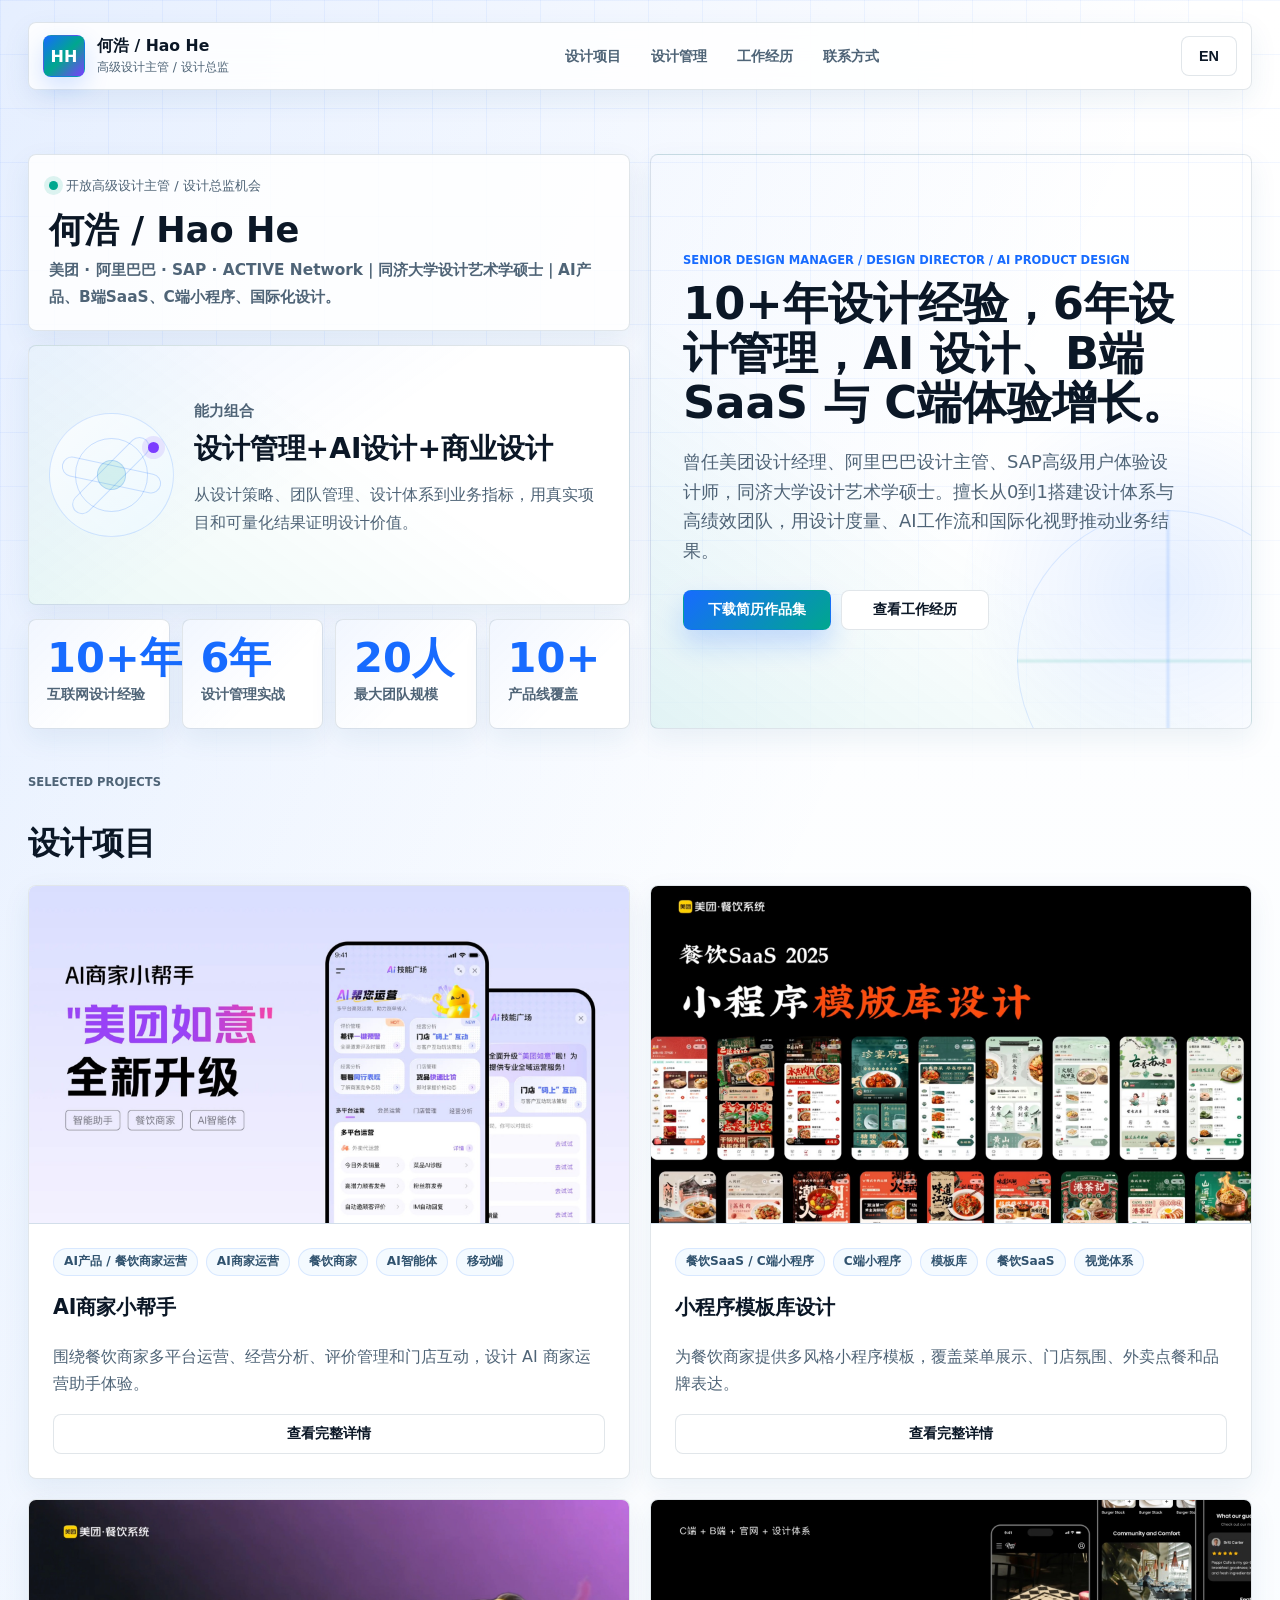
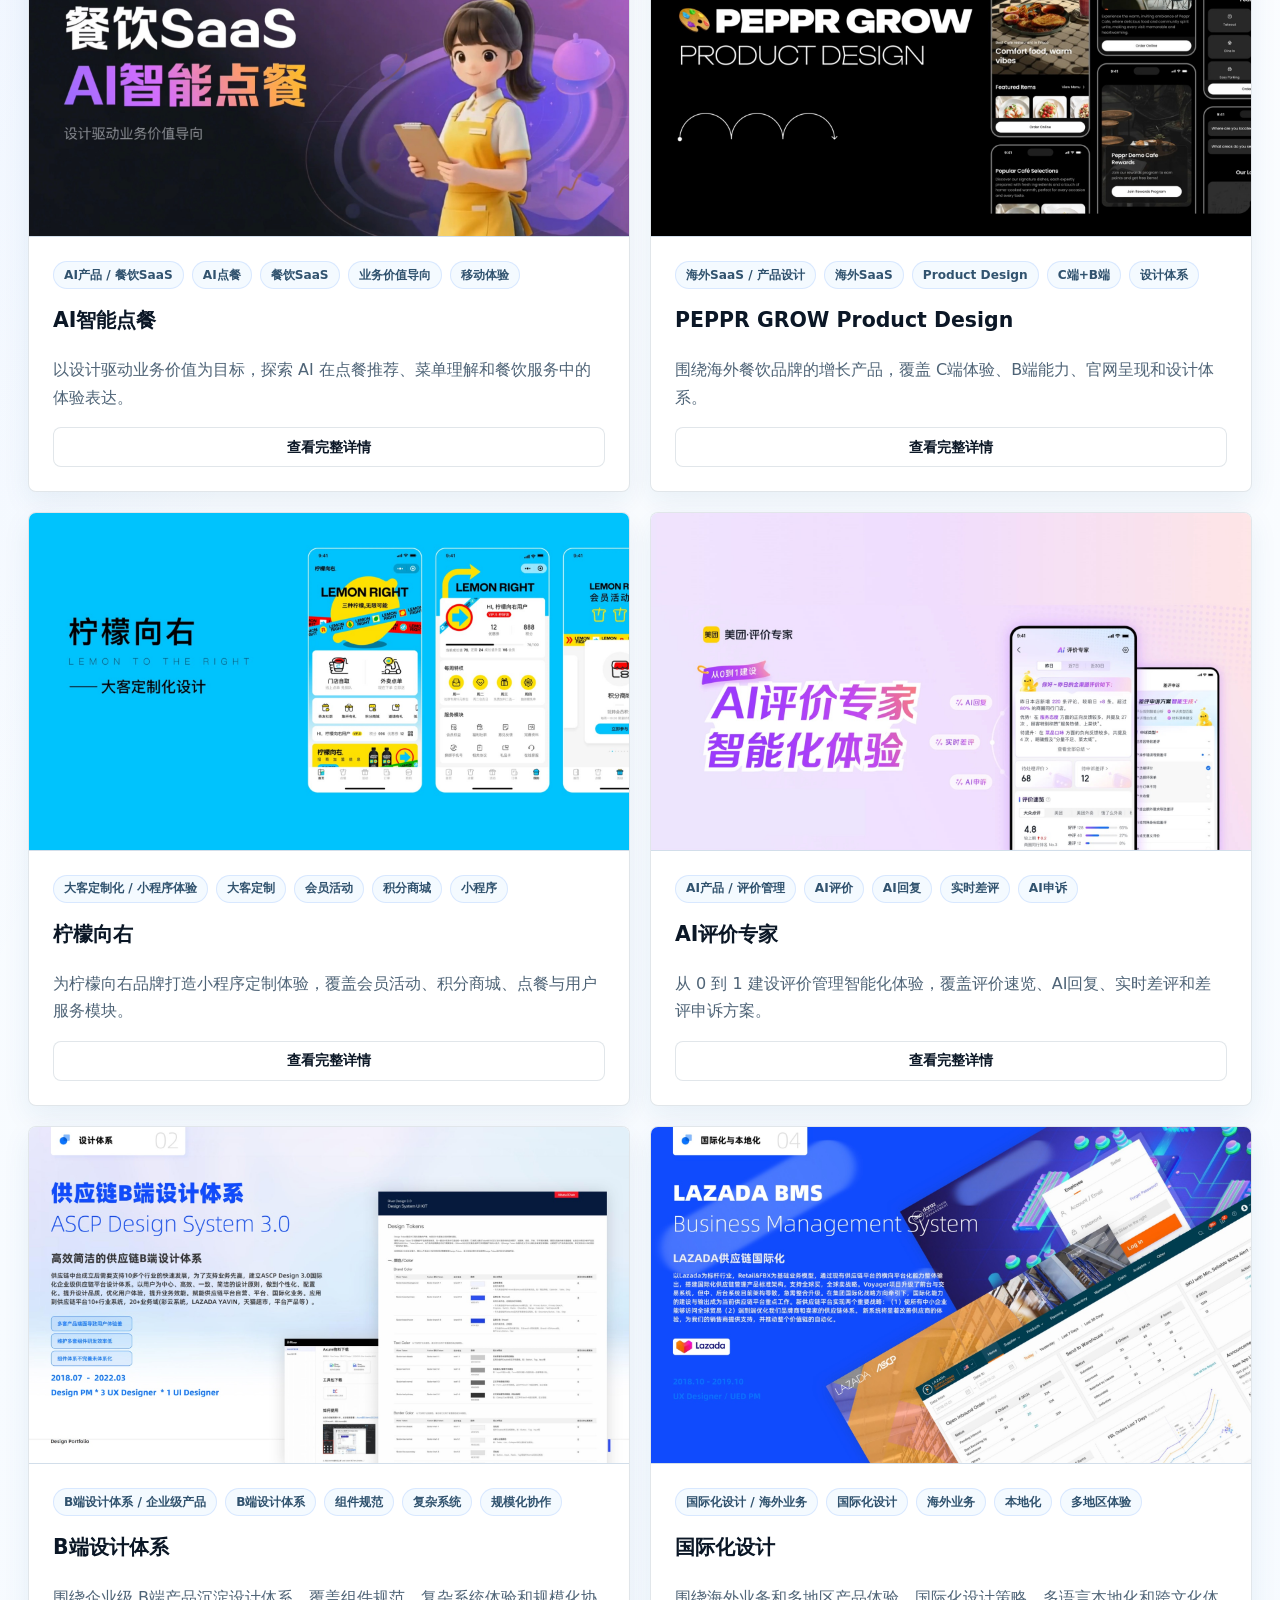
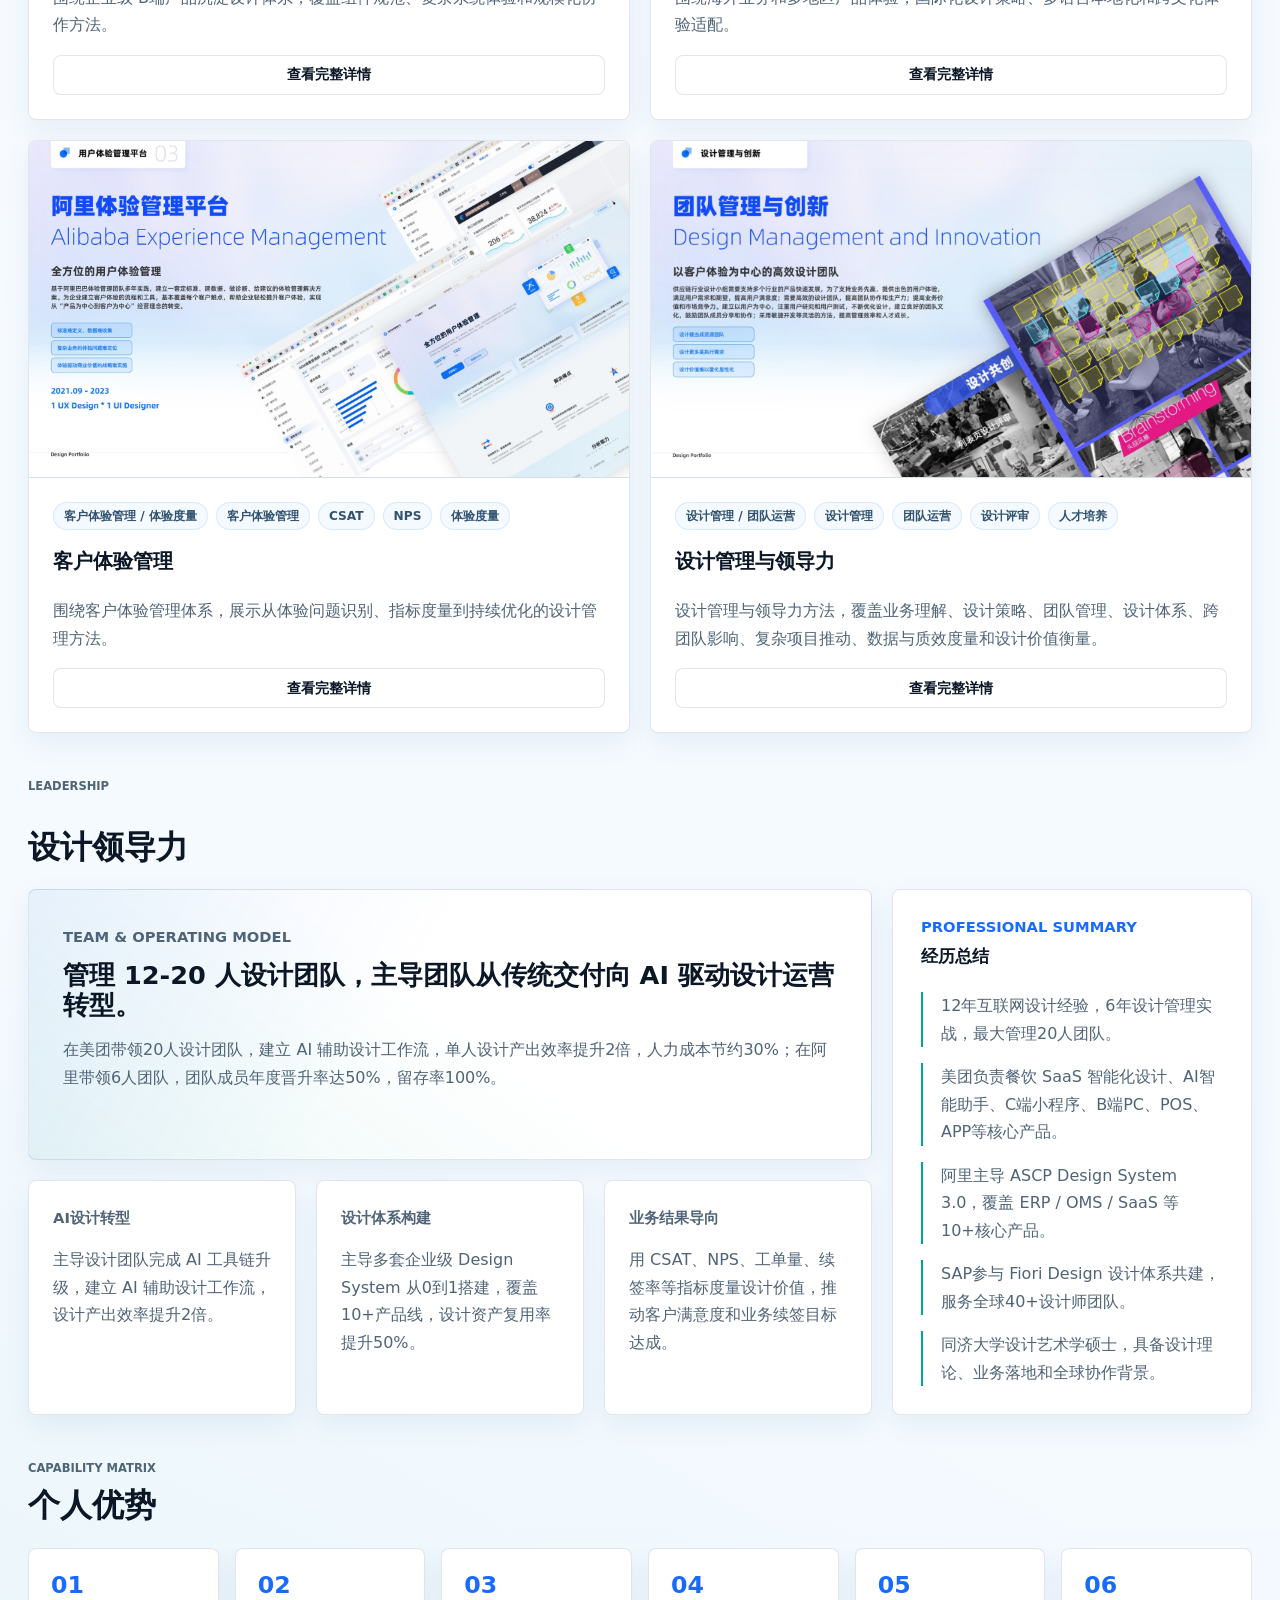
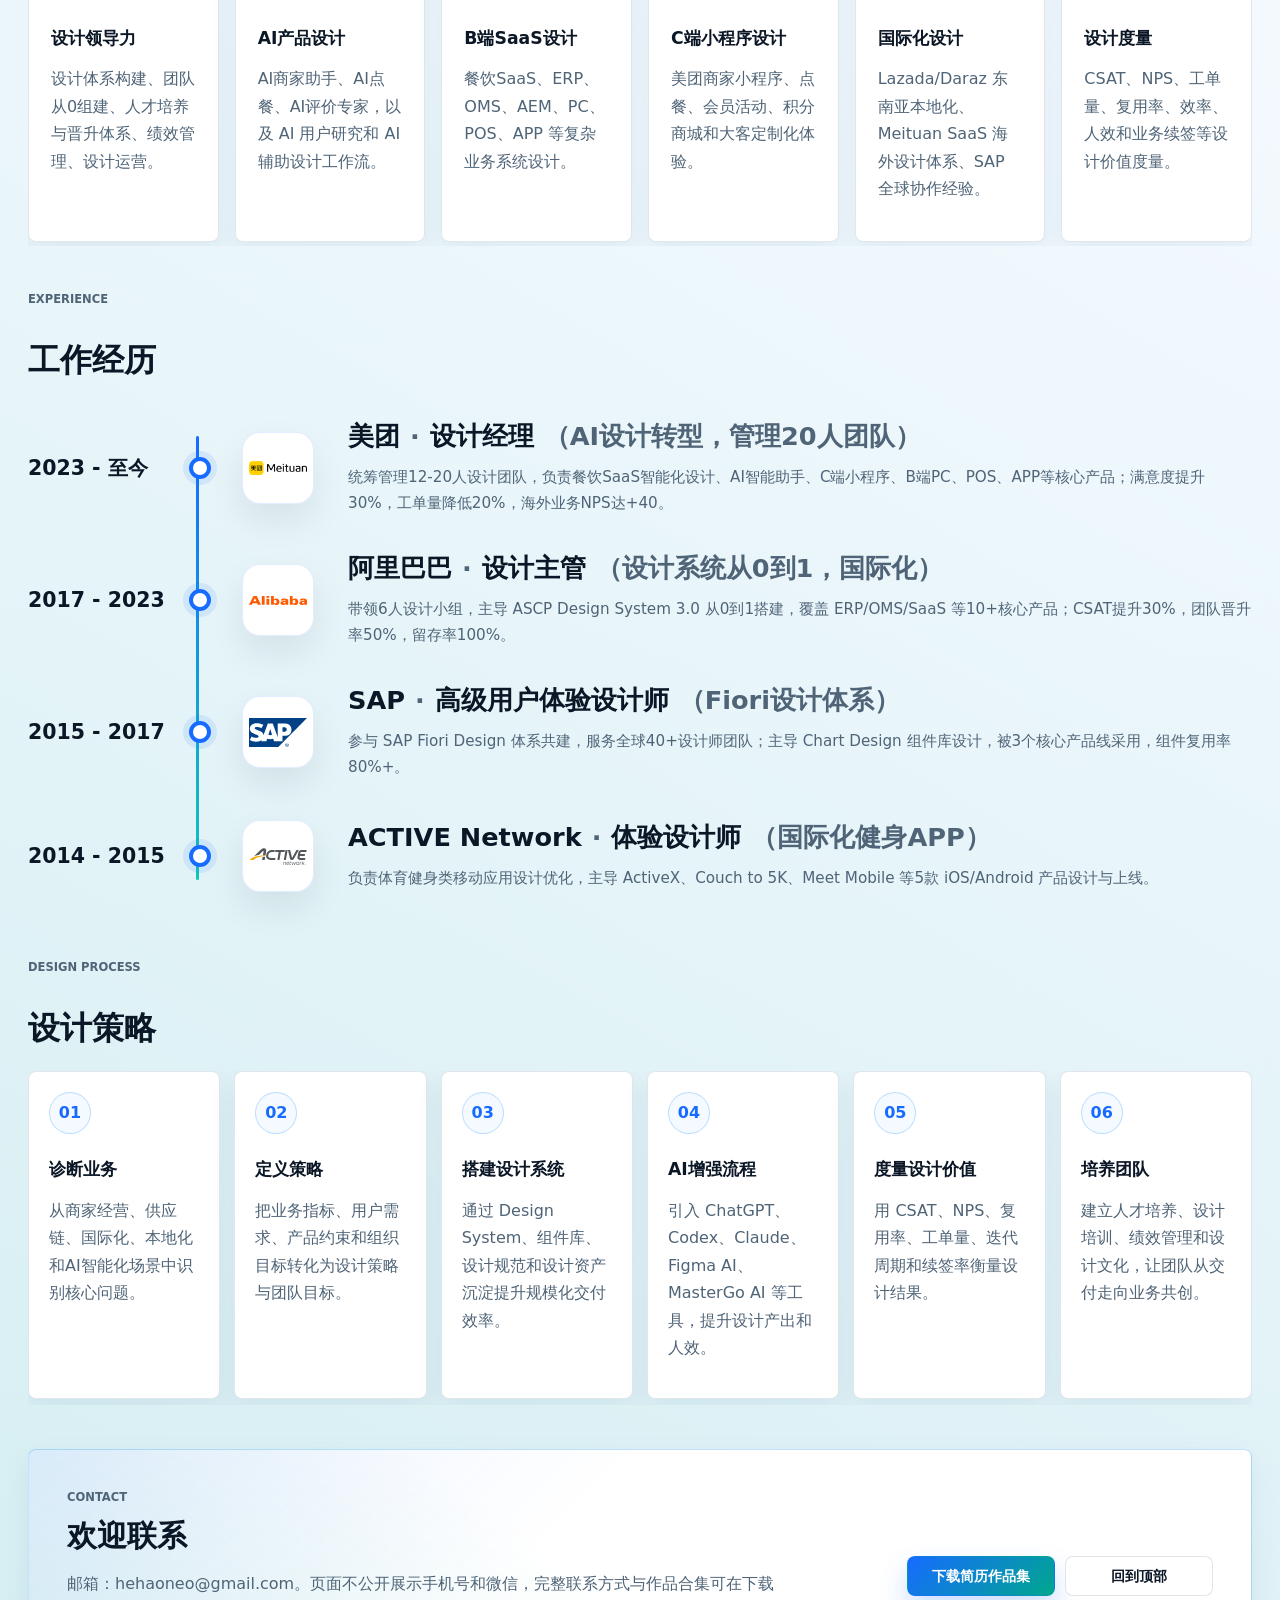
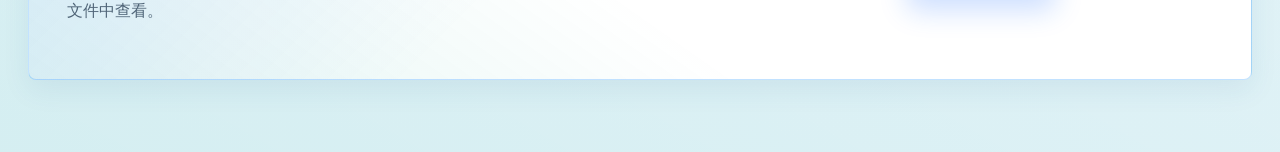
<file: index.html>
<!DOCTYPE html>
<html lang="zh-CN">
  <head>
    <meta charset="UTF-8" />
    <meta name="viewport" content="width=device-width, initial-scale=1.0" />
    <meta
      name="description"
      content="何浩 / Hao He 的高级设计主管、设计总监与 AI 产品设计负责人作品集，展示真实履历、管理经验、B端 C端 AI 设计项目与简历作品集下载。"
    />
    <title>何浩作品集 2026 | 高级设计主管 / 设计总监</title>
    <link rel="stylesheet" href="./styles.css?v=20260607-project-info-card" />
  </head>
  <body>
    <div class="site-shell">
      <header class="site-header" aria-label="Primary navigation">
        <a class="brand" href="#top" aria-label="Back to top">
          <span class="brand-mark">HH</span>
          <span>
            <strong data-i18n="brandName">Alex Design</strong>
            <small data-i18n="brandRole">AI 设计主管作品集</small>
          </span>
        </a>

        <button class="nav-toggle" type="button" aria-label="Toggle navigation" aria-expanded="false">
          <span></span>
          <span></span>
        </button>

        <nav class="nav-links" aria-label="Section navigation">
          <a href="#work" data-i18n="navWork">设计项目</a>
          <a href="#leadership" data-i18n="navLeadership">设计管理</a>
          <a href="#experience" data-i18n="navExperience">工作经历</a>
          <a href="#contact" data-i18n="navContact">联系方式</a>
        </nav>

        <button class="language-toggle" type="button" aria-label="Switch language" data-lang-toggle>
          EN
        </button>
      </header>

      <main id="top">
        <section class="hero section-grid" aria-labelledby="hero-title">
          <aside class="hero-panel" aria-label="Portfolio dashboard">
            <div class="signal-card profile-card">
              <div>
                <span class="status-dot"></span>
                <span data-i18n="profileStatus">开放 AI 设计主管机会</span>
              </div>
              <strong data-i18n="profileName">Alex Chen</strong>
              <p data-i18n="profileSummary">12 年产品设计经验，6 年设计团队管理经验，主导 AI、B端 SaaS、C端增长与设计系统。</p>
            </div>

            <div class="radar-card" aria-label="Capability radar">
              <div class="radar-visual">
                <span></span>
                <span></span>
                <span></span>
              </div>
              <div>
                <p class="card-label" data-i18n="radarLabel">能力组合</p>
                <h2 data-i18n="radarTitle">Strategy + AI UX + Leadership</h2>
                <p data-i18n="radarText">从机会识别到跨团队落地，兼顾体验质量、业务结果和团队成长。</p>
              </div>
            </div>

            <div class="hero-metrics" id="heroMetrics" aria-label="Career metrics"></div>
          </aside>

          <div class="hero-copy">
            <p class="eyebrow" data-i18n="heroEyebrow">AI Product Design Lead / Design Manager</p>
            <h1 id="hero-title" data-i18n="heroTitle">把 AI 能力转译成可信、可用、可规模化的产品体验。</h1>
            <p class="hero-text" data-i18n="heroText">
              这是一个面向互联网 AI 设计主管岗位的作品集模板，突出产品策略、复杂体验、设计系统和团队管理能力。
            </p>
            <div class="hero-actions">
              <a class="button primary" href="./assets/resume/hao-he-resume-portfolio-2026.zip" download data-i18n="resumeDownload">下载简历作品集</a>
              <a class="button secondary" href="#leadership" data-i18n="heroSecondary">查看管理能力</a>
            </div>
          </div>
        </section>

        <section class="section" id="work" aria-labelledby="work-title">
          <div class="section-heading">
            <p class="eyebrow" data-i18n="workEyebrow">Featured Work</p>
            <h2 id="work-title" data-i18n="workTitle">精选作品集展示</h2>
          </div>
          <div class="work-grid" id="workGrid"></div>
        </section>

        <section class="section leadership-section" id="leadership" aria-labelledby="leadership-title">
          <div class="section-heading">
            <p class="eyebrow" data-i18n="leadershipEyebrow">Leadership</p>
            <h2 id="leadership-title" data-i18n="leadershipTitle">设计主管综合能力</h2>
          </div>
          <div class="leadership-layout">
            <div class="leadership-main">
              <div class="leadership-card large clickable" onclick="location.href='project.html?id=design-management'">
                <p class="card-label" data-i18n="teamLabel">Team & Operating Model</p>
                <h3 data-i18n="teamTitle">带领 8 人设计团队，建立从问题定义到上线复盘的设计作业系统。</h3>
                <p data-i18n="teamText">
                  建立设计评审、需求分级、组件治理、设计质量门禁和跨职能同步节奏，让团队在高压迭代中保持一致性。
                </p>
              </div>
              <div class="leadership-pillars" id="leadershipPillars" onclick="location.href='project.html?id=design-management'"></div>
            </div>
            <div class="interview-card">
              <p class="card-label" data-i18n="interviewLabel">Interview Signals</p>
              <h3 data-i18n="interviewTitle">面试官能快速感知的负责人信号</h3>
              <ul id="interviewSignals"></ul>
            </div>
          </div>
        </section>

        <section class="section" id="capabilities" aria-labelledby="capabilities-title">
          <div class="section-heading compact">
            <p class="eyebrow" data-i18n="capabilityEyebrow">Capability Matrix</p>
            <h2 id="capabilities-title" data-i18n="capabilityTitle">能力矩阵</h2>
          </div>
          <div class="capability-grid" id="capabilityGrid"></div>
        </section>

        <section class="section timeline-section" id="experience" aria-labelledby="experience-title">
          <div class="section-heading">
            <p class="eyebrow" data-i18n="experienceEyebrow">Experience</p>
            <h2 id="experience-title" data-i18n="experienceTitle">工作经历</h2>
          </div>
          <div class="timeline" id="timeline"></div>
        </section>

        <section class="section process-section" id="process" aria-labelledby="process-title">
          <div class="section-heading">
            <p class="eyebrow" data-i18n="processEyebrow">Design Process</p>
            <h2 id="process-title" data-i18n="processTitle">从机会到规模化落地的方法论</h2>
          </div>
          <div class="process-rail" id="processRail"></div>
        </section>

        <section class="contact-section" id="contact" aria-labelledby="contact-title">
          <div>
            <p class="eyebrow" data-i18n="contactEyebrow">Contact</p>
            <h2 id="contact-title" data-i18n="contactTitle">准备好替换成你的真实经历后，就可以用于求职展示。</h2>
            <p data-i18n="contactText">保留模板结构，替换姓名、项目截图、业务指标和真实案例，即可形成高竞争力作品集。</p>
          </div>
          <div class="contact-actions">
            <a class="button primary" href="./assets/resume/hao-he-resume-portfolio-2026.zip" download data-i18n="resumeDownload">下载简历作品集</a>
            <a class="button secondary" href="#work" data-i18n="contactSecondary">回到作品集</a>
          </div>
        </section>
      </main>
    </div>

    <dialog class="case-dialog" id="caseDialog" aria-labelledby="dialogTitle">
      <button class="dialog-close" type="button" data-dialog-close aria-label="Close case study">×</button>
      <p class="eyebrow" id="dialogType"></p>
      <h2 id="dialogTitle"></h2>
      <p id="dialogRole" class="dialog-role"></p>
      <div class="dialog-grid">
        <div>
          <h3 data-i18n="dialogChallenge">业务挑战</h3>
          <p id="dialogChallengeText"></p>
        </div>
        <div>
          <h3 data-i18n="dialogContribution">核心贡献</h3>
          <p id="dialogContributionText"></p>
        </div>
        <div>
          <h3 data-i18n="dialogImpact">结果指标</h3>
          <p id="dialogImpactText"></p>
        </div>
      </div>
    </dialog>

    <script src="./portfolio-data.js?v=20260607-project-info-card"></script>
    <script src="./script.js?v=20260603-timeline-logo-sync"></script>
  </body>
</html>
</file>
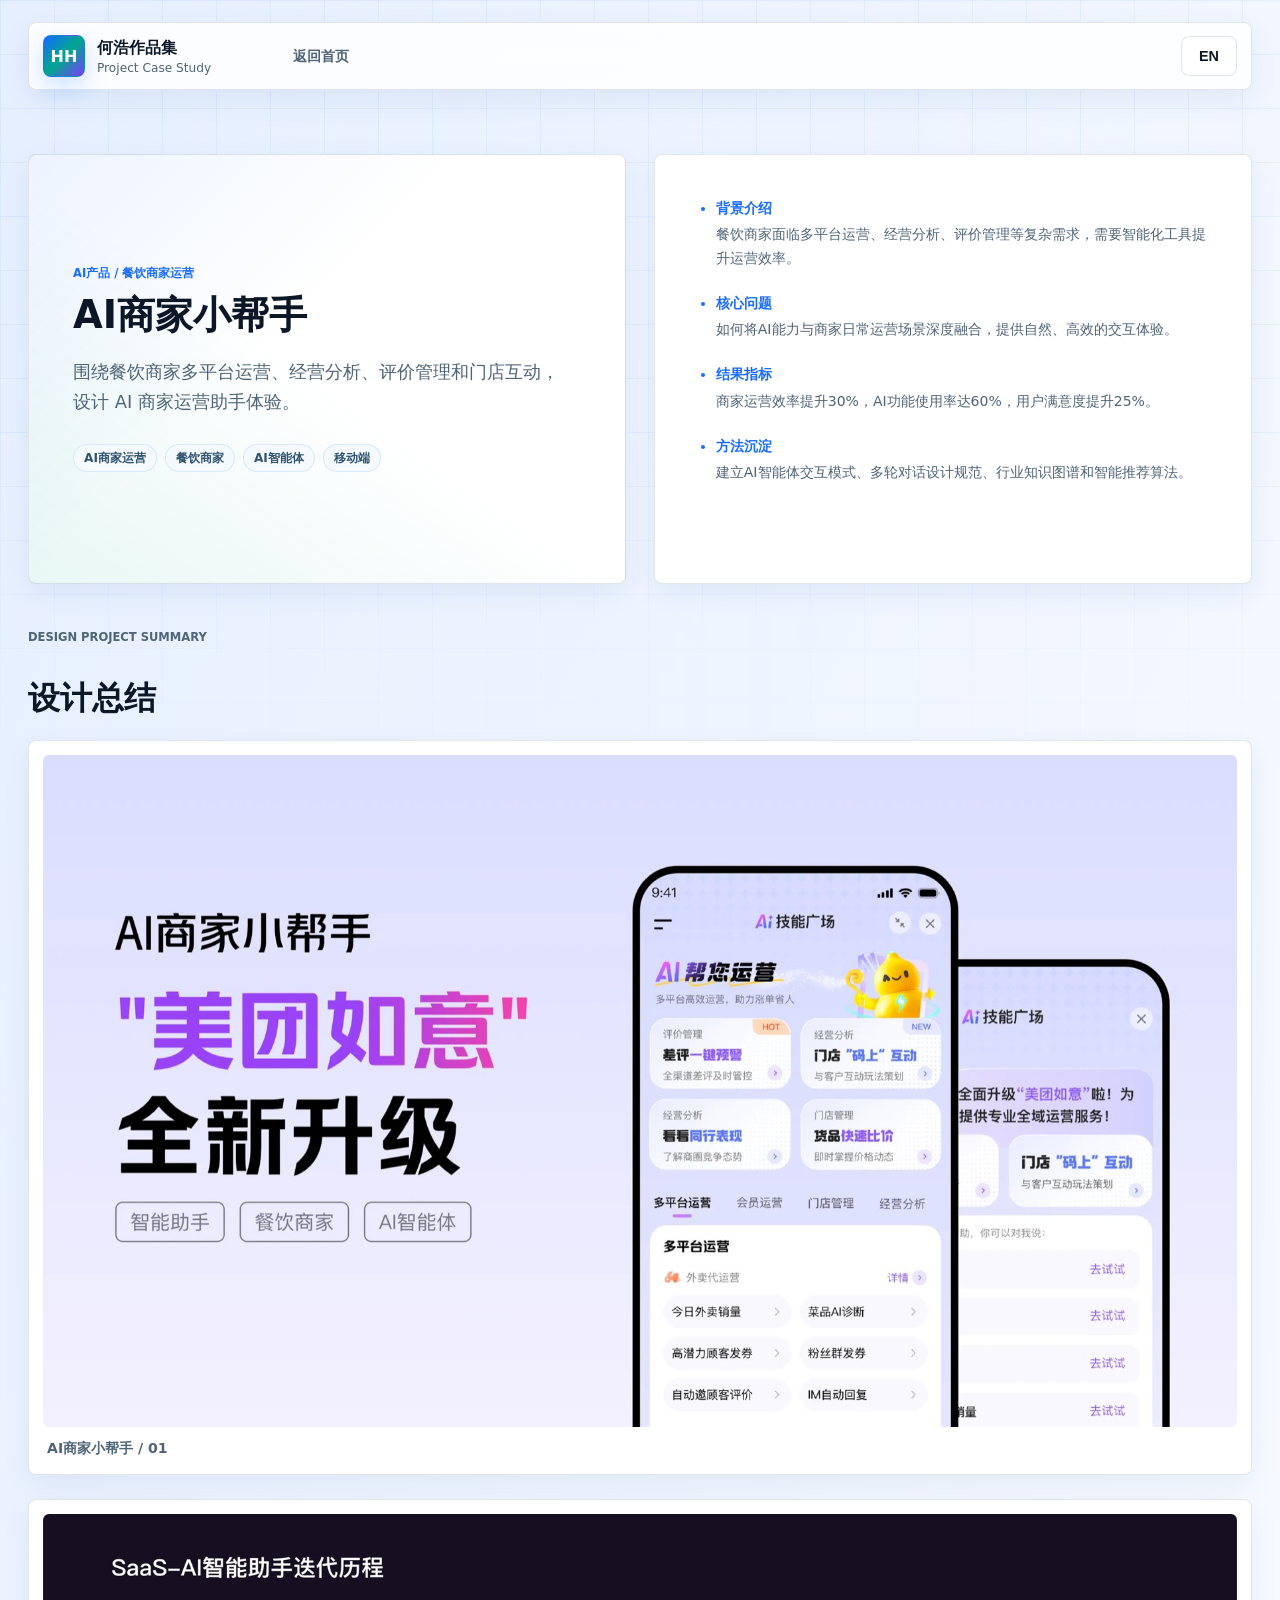
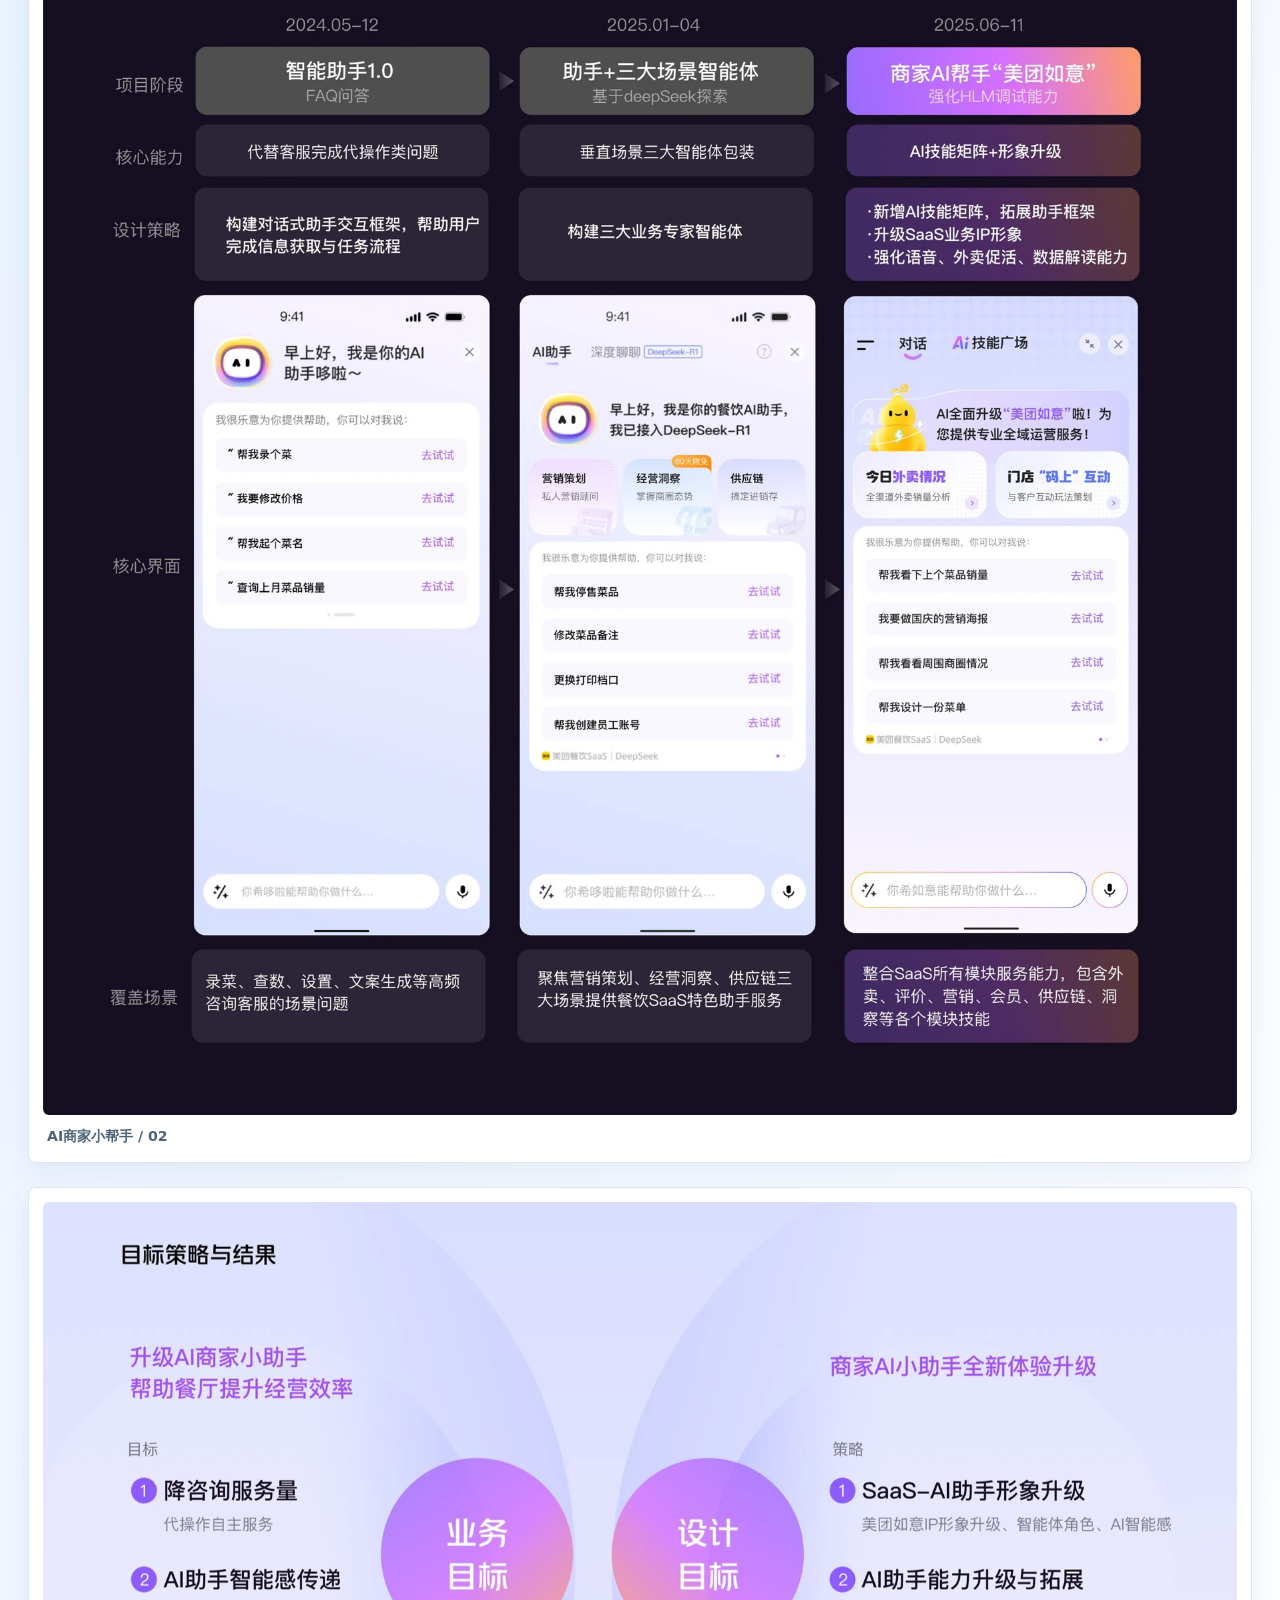
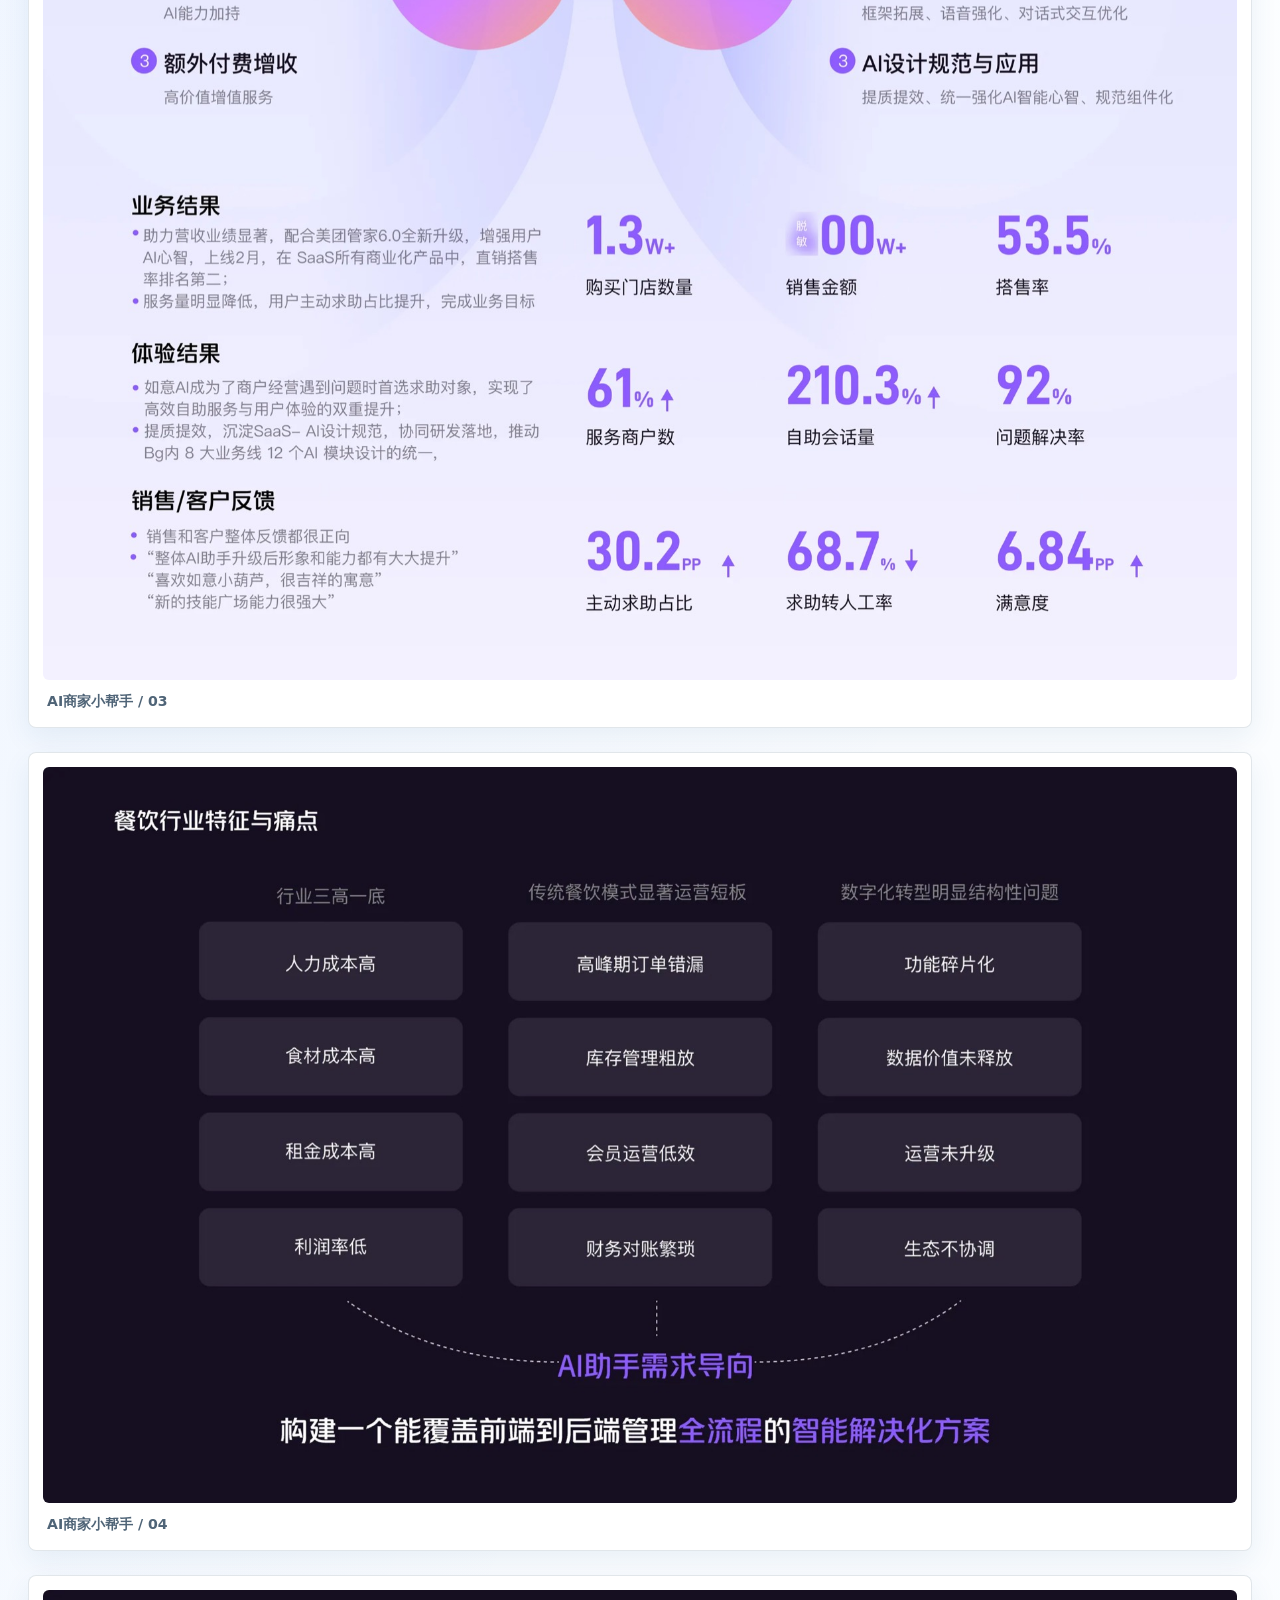
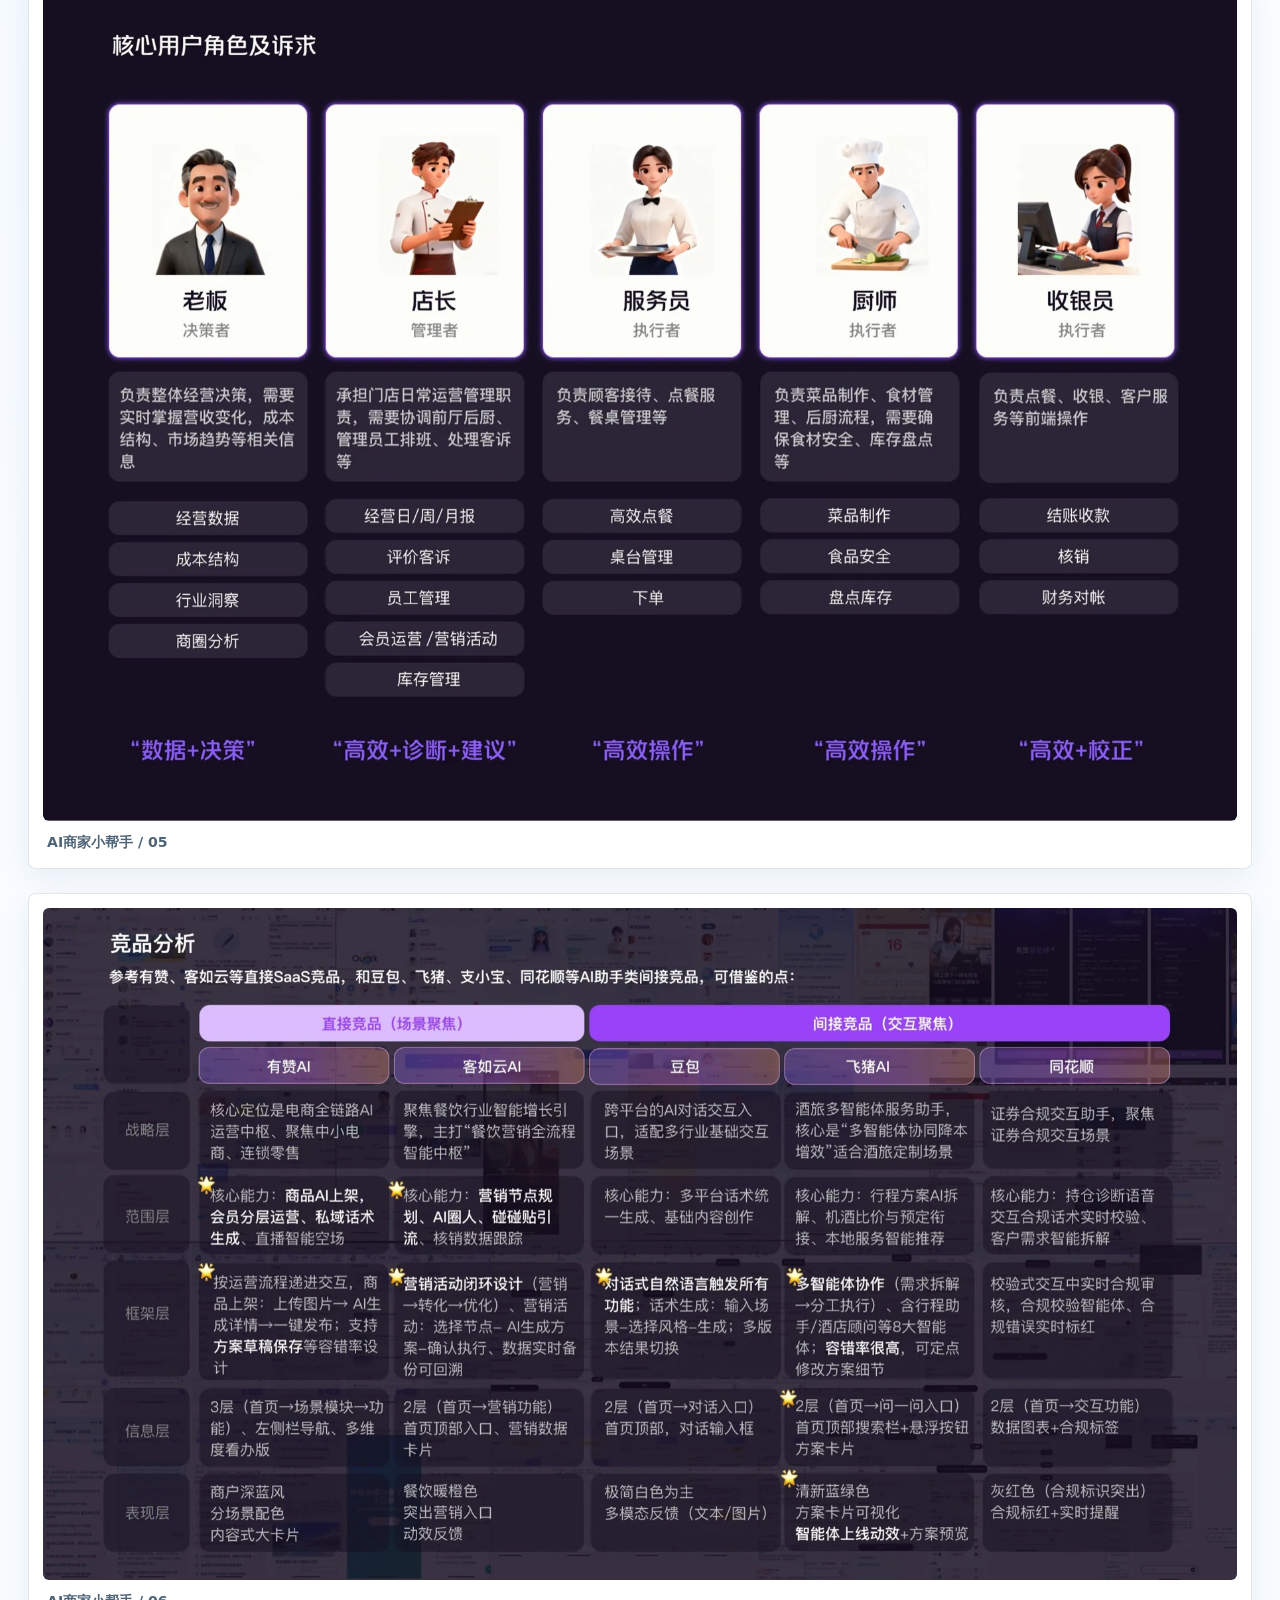
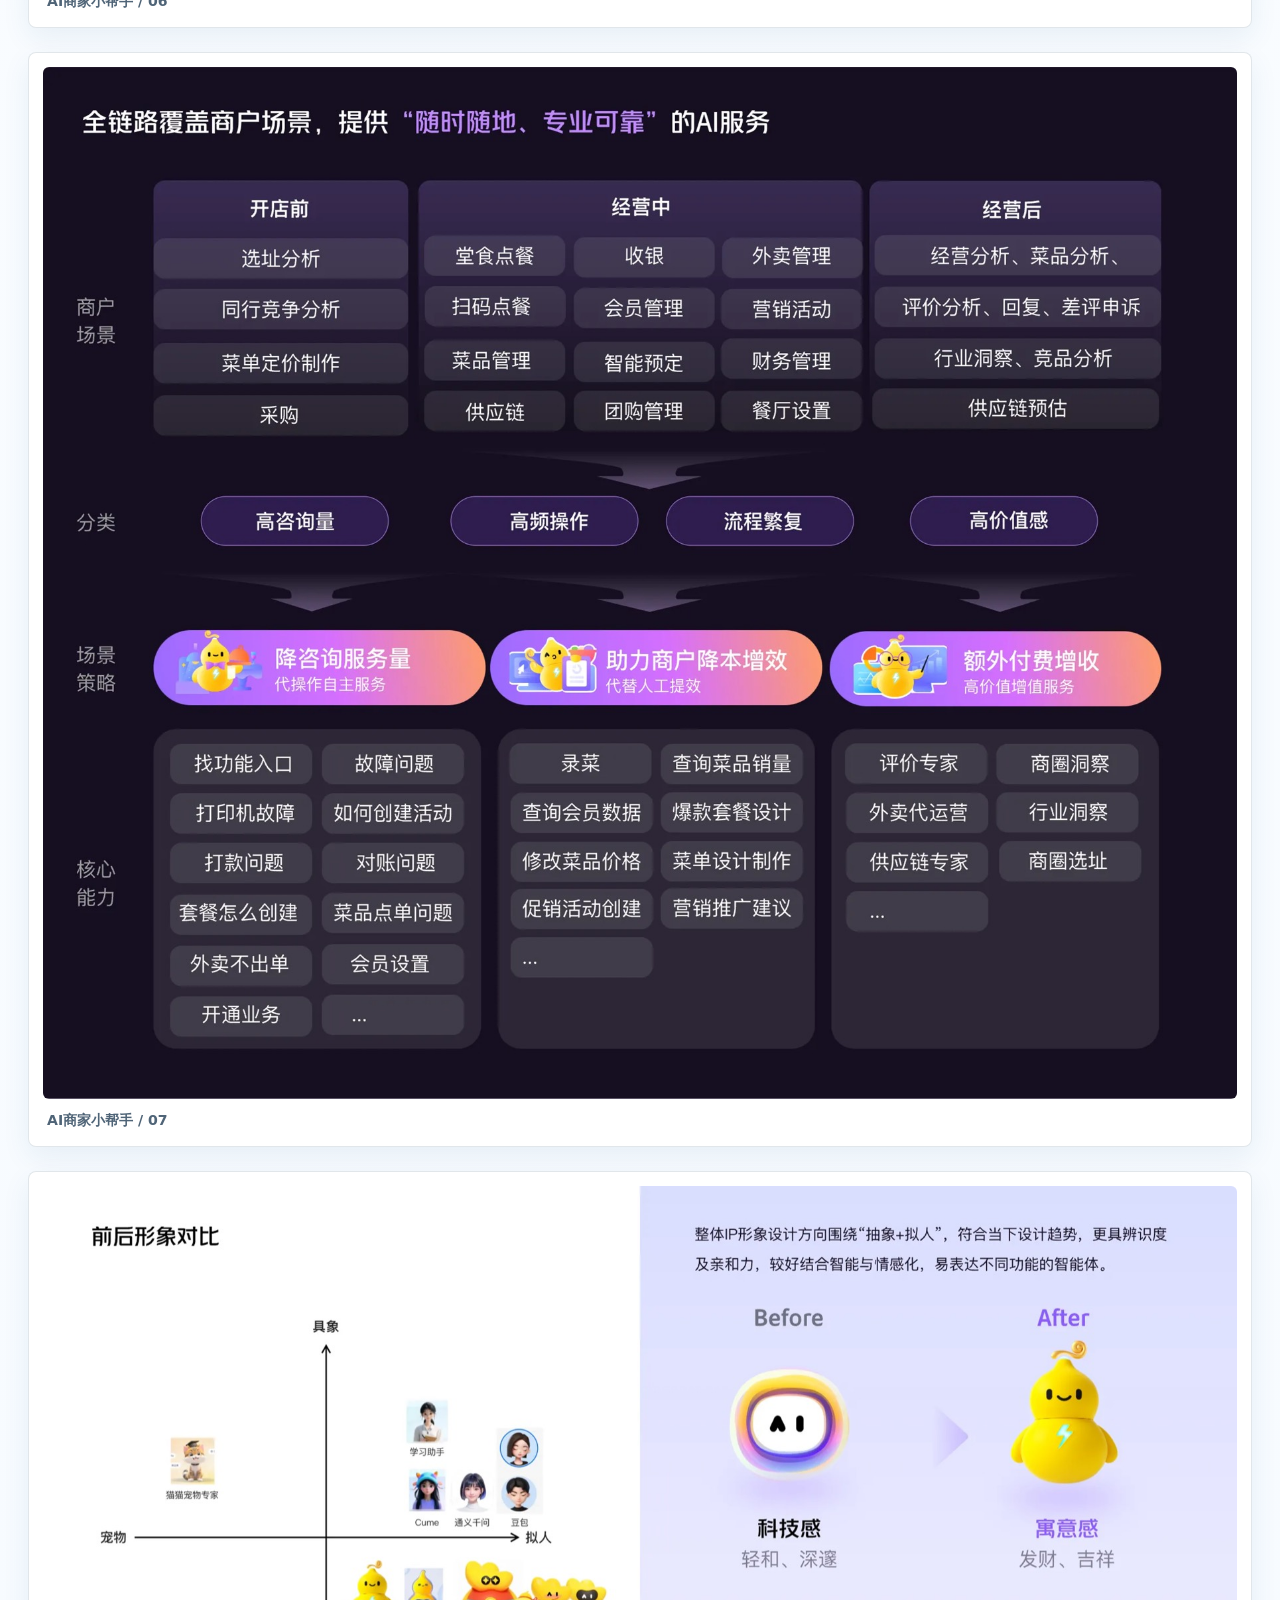
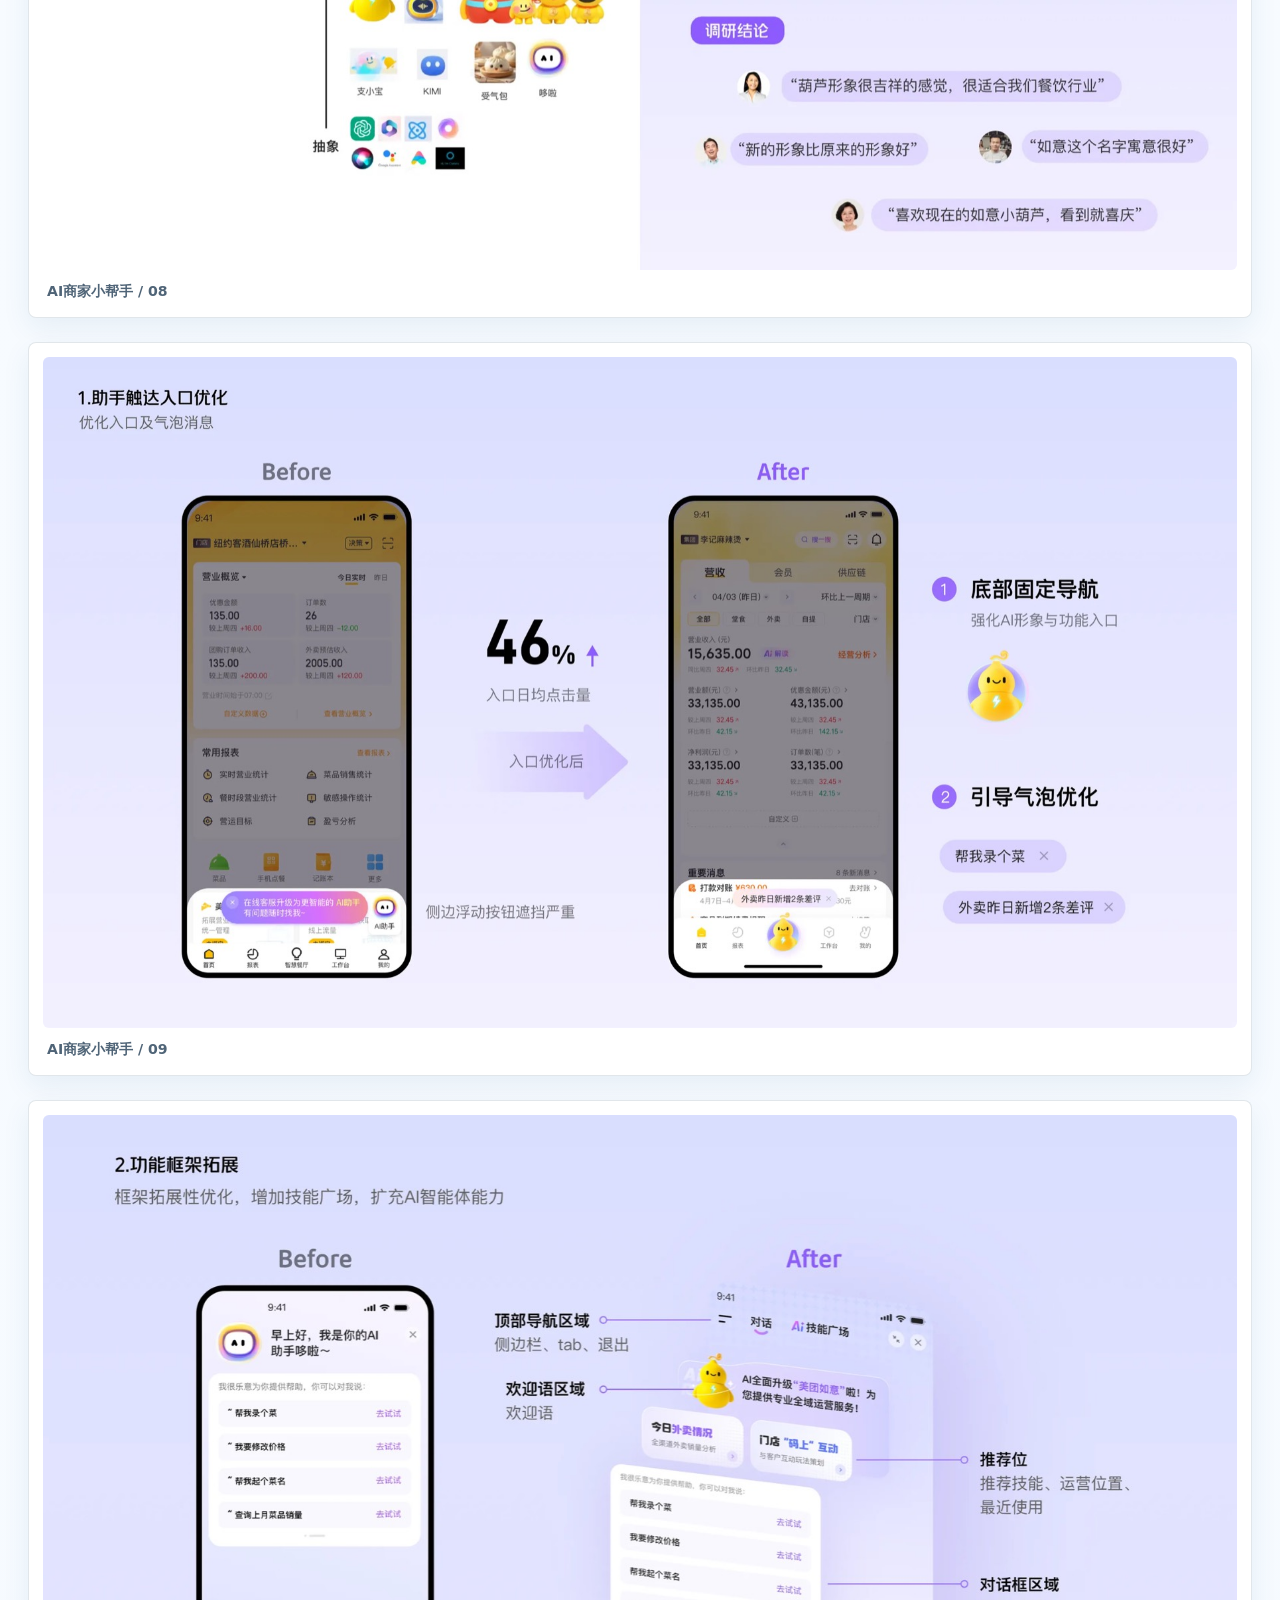
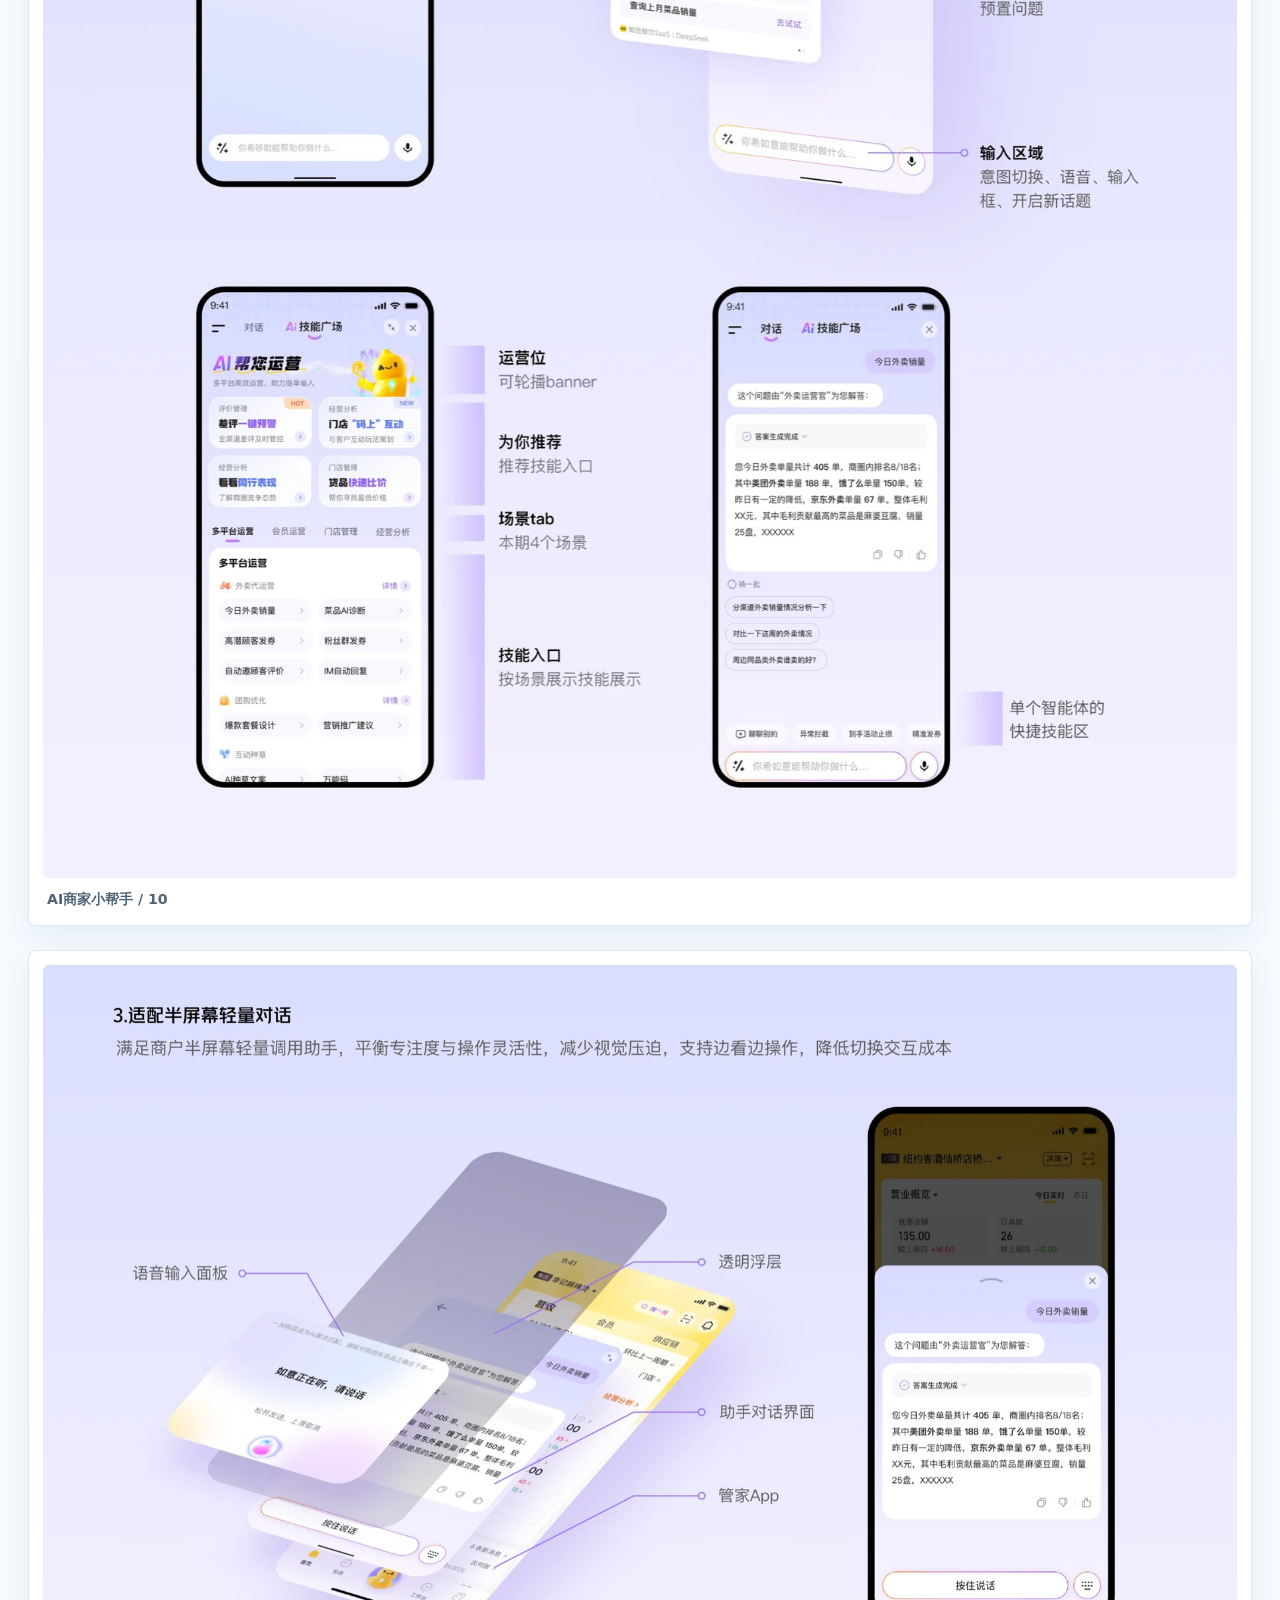
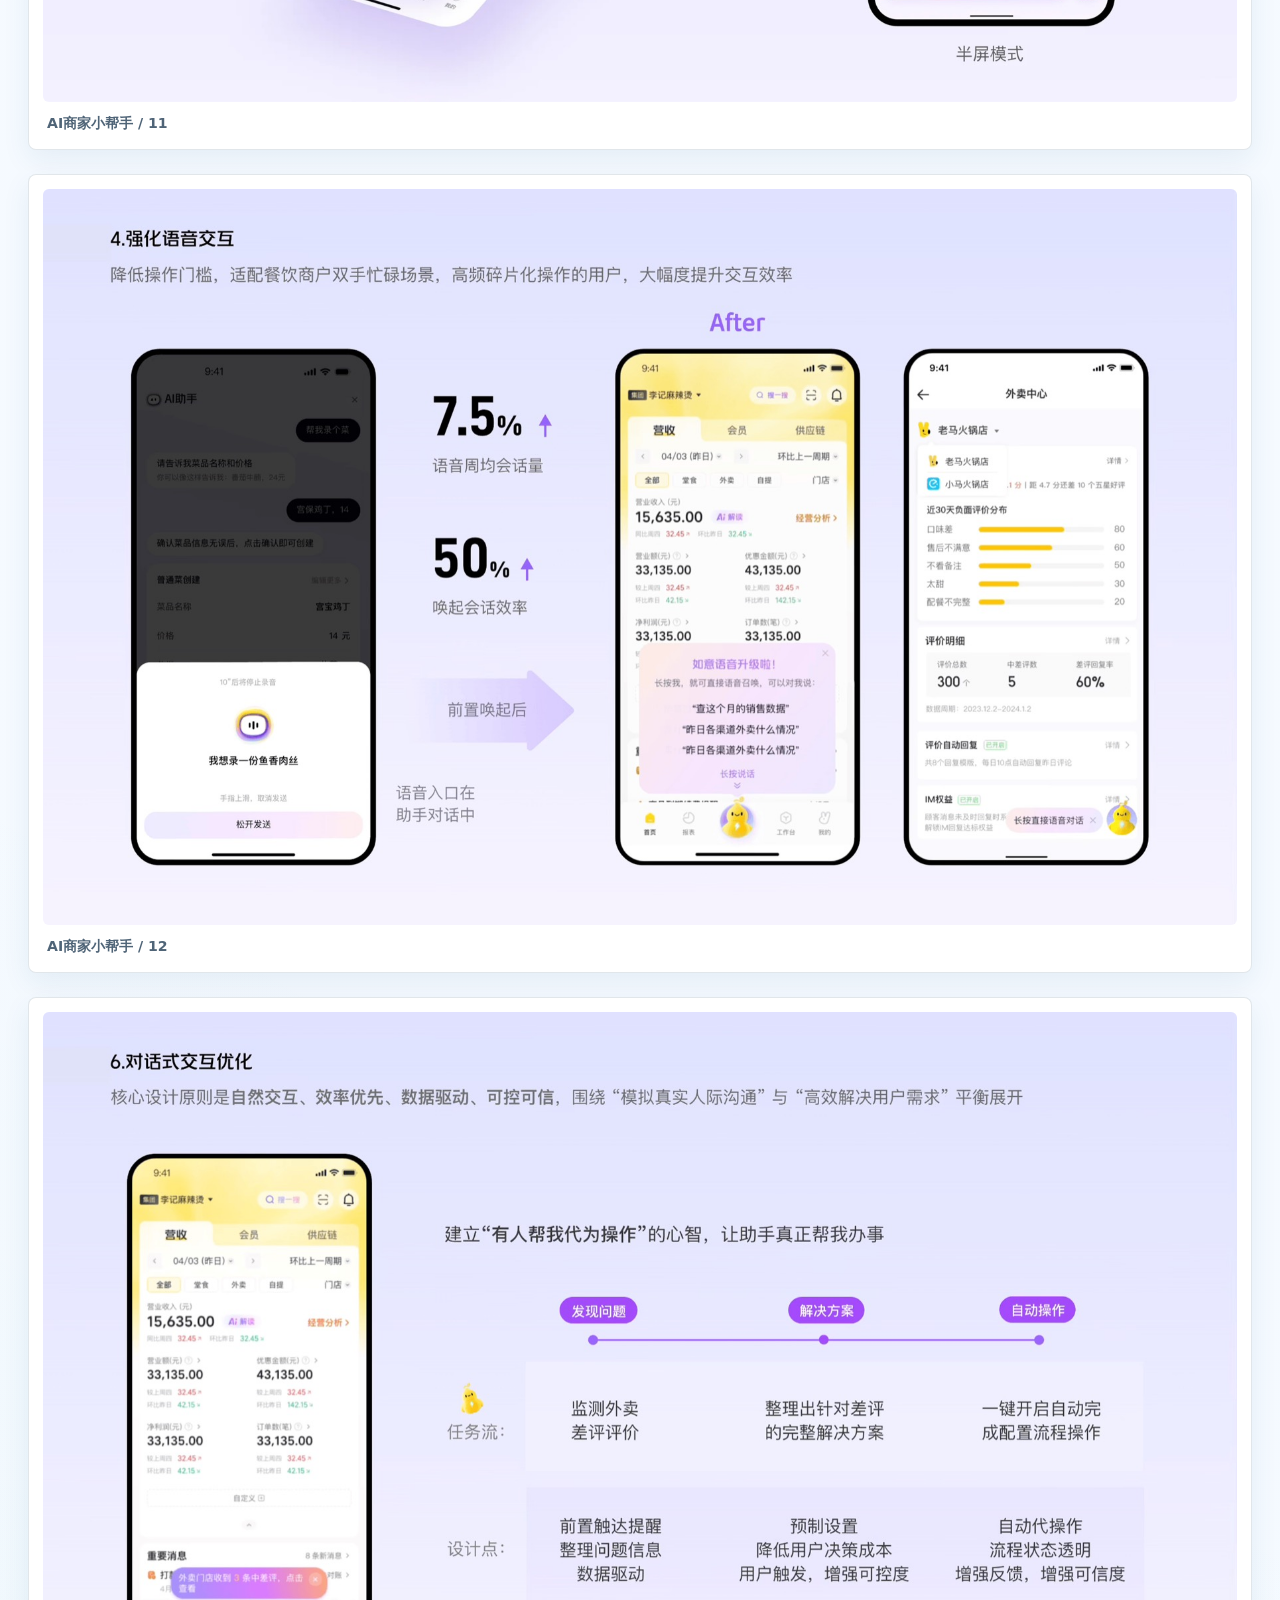
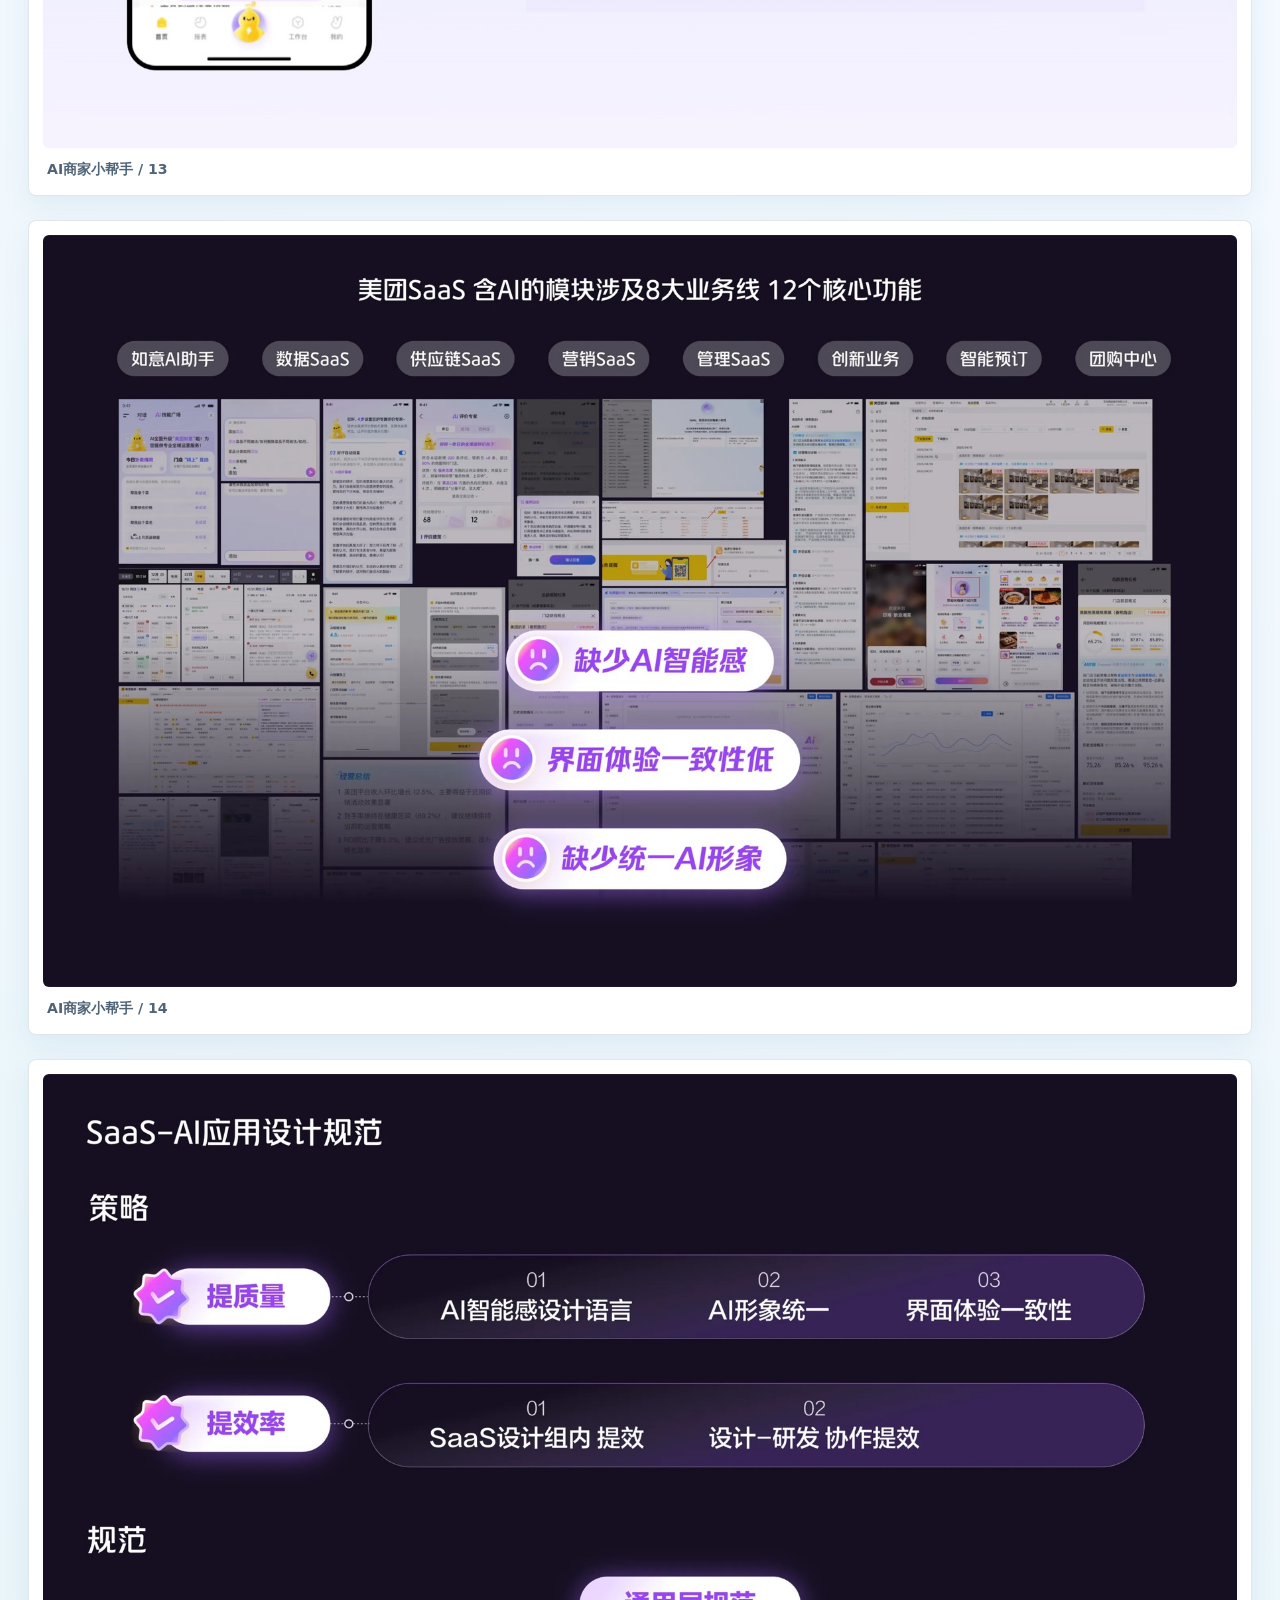
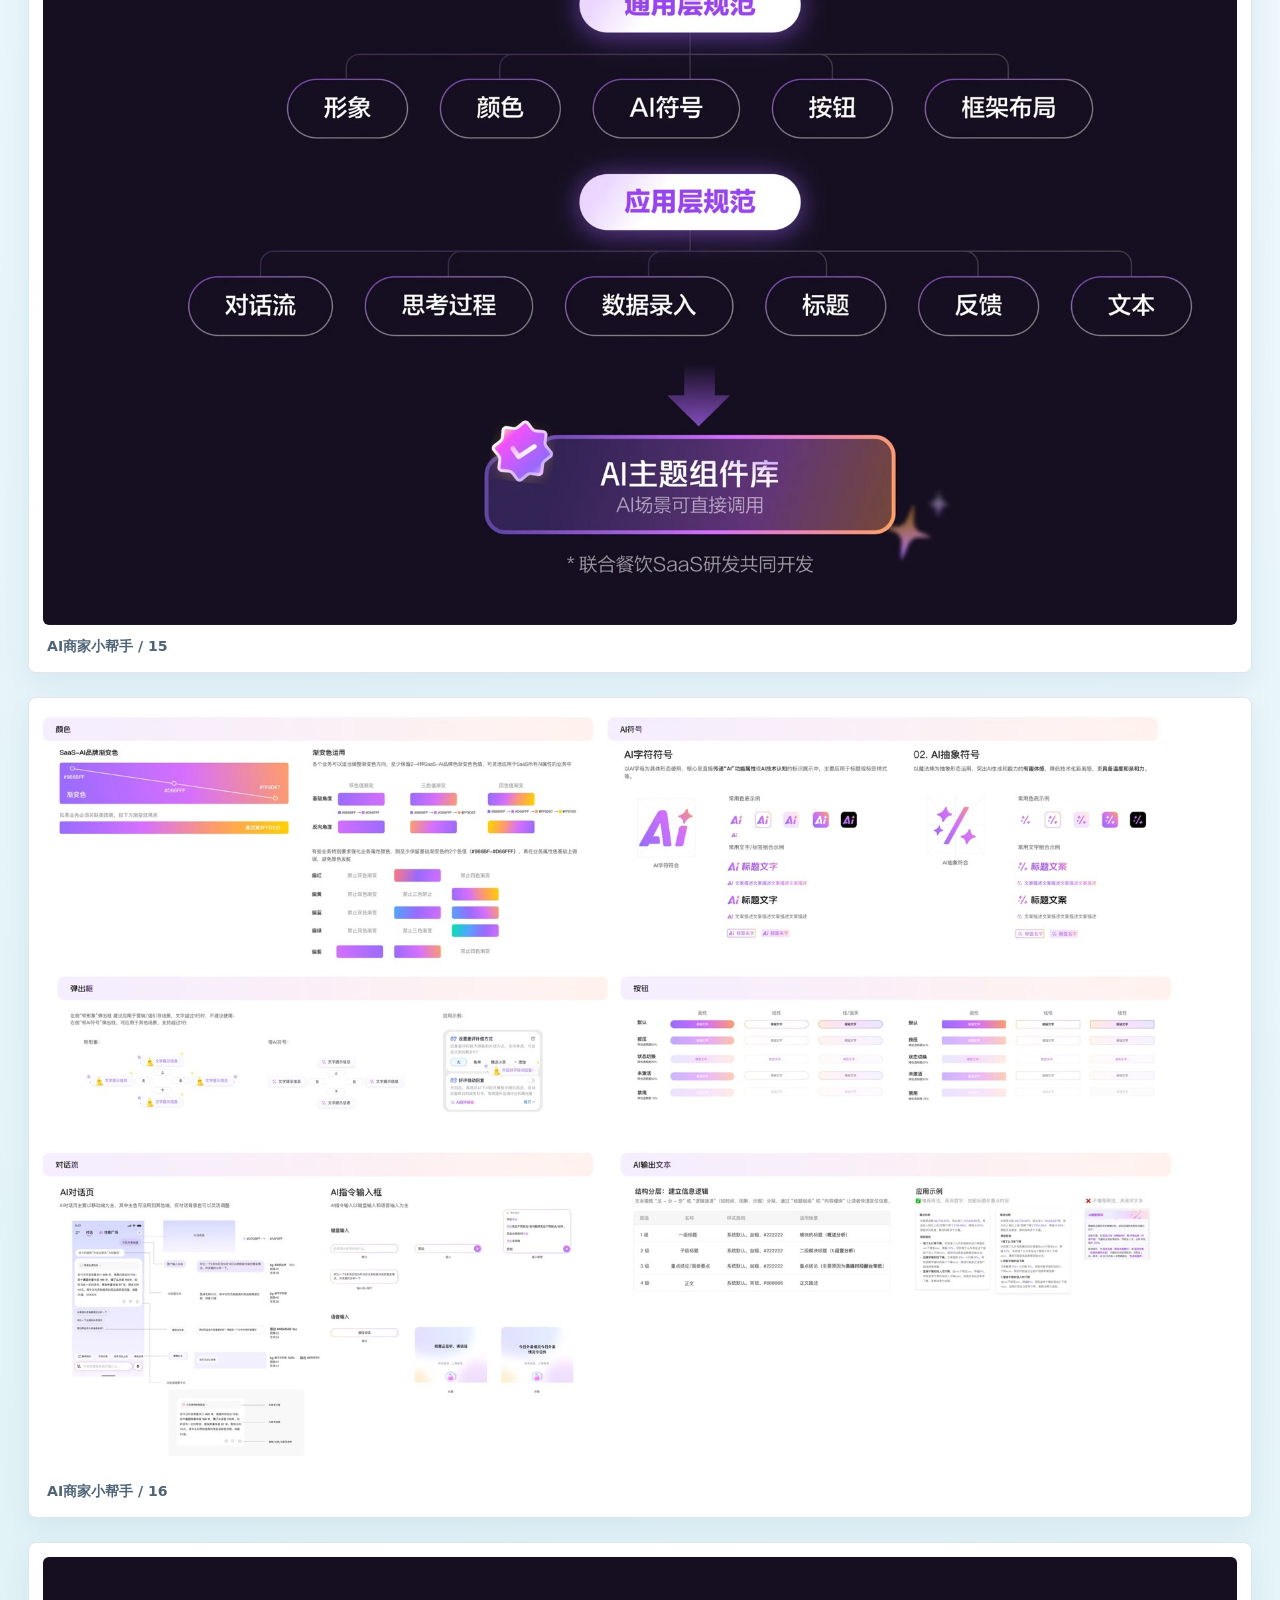
<file: project.html>
<!DOCTYPE html>
<html lang="zh-CN">
  <head>
    <meta charset="UTF-8" />
    <meta name="viewport" content="width=device-width, initial-scale=1.0" />
    <meta name="description" content="设计项目详情页，展示完整作品集图片和项目说明。" />
    <title>设计项目详情</title>
    <link rel="stylesheet" href="./styles.css?v=20260607-project-info-card" />
  </head>
  <body>
    <div class="site-shell project-shell">
      <header class="site-header" aria-label="Project navigation">
        <a class="brand" href="./index.html#work" aria-label="Back to portfolio">
          <span class="brand-mark">HH</span>
          <span>
            <strong>何浩作品集</strong>
            <small>Project Case Study</small>
          </span>
        </a>

        <nav class="nav-links project-nav" aria-label="Project links">
          <a href="./index.html#work">返回首页</a>
        </nav>

        <button class="language-toggle" type="button" aria-label="Switch language" data-project-lang-toggle>
          EN
        </button>
      </header>

      <main id="projectRoot"></main>
    </div>

    <script src="./portfolio-data.js?v=20260607-project-info-card"></script>
    <script src="./project.js?v=20260607-project-info-card"></script>
  </body>
</html>
</file>
<file: styles.css>
:root {
  color-scheme: light;
  --bg: #f7fbff;
  --bg-soft: #eef7ff;
  --panel: rgba(255, 255, 255, 0.86);
  --panel-solid: #ffffff;
  --panel-strong: #ecf8ff;
  --line: rgba(14, 50, 86, 0.12);
  --line-strong: rgba(0, 136, 255, 0.24);
  --text: #0b1726;
  --muted: #4f6477;
  --dim: #718397;
  --accent: #00a78e;
  --accent-2: #176bff;
  --accent-3: #7c3cff;
  --warm: #d46a00;
  --shadow: 0 18px 50px rgba(25, 72, 118, 0.1);
  --soft-shadow: 0 10px 28px rgba(31, 86, 140, 0.08);
  --radius: 8px;
  --max: 1440px;
}

* {
  box-sizing: border-box;
}

html {
  scroll-behavior: smooth;
}

body {
  min-width: 320px;
  margin: 0;
  color: var(--text);
  font-family: Inter, ui-sans-serif, system-ui, -apple-system, BlinkMacSystemFont, "Segoe UI", "PingFang SC",
    "Hiragino Sans GB", "Microsoft YaHei", sans-serif;
  letter-spacing: 0;
  background:
    linear-gradient(115deg, rgba(23, 107, 255, 0.11), transparent 28%),
    linear-gradient(30deg, rgba(0, 167, 142, 0.12), transparent 34%),
    linear-gradient(180deg, #ffffff 0%, var(--bg) 44%, #f2f8ff 100%);
}

body::before {
  position: fixed;
  inset: 0;
  z-index: -1;
  pointer-events: none;
  content: "";
  background-image:
    linear-gradient(rgba(23, 107, 255, 0.055) 1px, transparent 1px),
    linear-gradient(90deg, rgba(23, 107, 255, 0.055) 1px, transparent 1px);
  background-size: 54px 54px;
  mask-image: linear-gradient(to bottom, black 0%, black 48%, transparent 88%);
}

a {
  color: inherit;
  text-decoration: none;
}

button,
a {
  -webkit-tap-highlight-color: transparent;
}

.site-shell {
  width: min(100%, var(--max));
  margin: 0 auto;
  padding: 22px 28px 72px;
}

.site-header {
  position: sticky;
  top: 14px;
  z-index: 10;
  display: grid;
  grid-template-columns: auto 1fr auto;
  gap: 18px;
  align-items: center;
  min-height: 68px;
  padding: 12px 14px;
  border: 1px solid var(--line);
  border-radius: var(--radius);
  background: rgba(255, 255, 255, 0.86);
  box-shadow: var(--soft-shadow);
  backdrop-filter: blur(18px);
}

.brand {
  display: inline-flex;
  gap: 12px;
  align-items: center;
  min-width: 220px;
}

.brand-mark {
  display: grid;
  place-items: center;
  width: 42px;
  height: 42px;
  border: 1px solid rgba(23, 107, 255, 0.18);
  border-radius: 8px;
  color: #ffffff;
  font-weight: 900;
  background: linear-gradient(135deg, var(--accent-2), var(--accent), var(--accent-3));
  box-shadow: 0 10px 24px rgba(23, 107, 255, 0.18);
}

.brand strong,
.brand small {
  display: block;
}

.brand strong {
  font-size: 0.98rem;
}

.brand small {
  margin-top: 2px;
  color: var(--muted);
  font-size: 0.76rem;
}

.nav-links {
  display: flex;
  justify-content: center;
  gap: 6px;
}

.nav-links a,
.language-toggle,
.button {
  min-height: 40px;
  border-radius: 8px;
  font-size: 0.9rem;
  font-weight: 750;
}

.nav-links a {
  display: inline-flex;
  align-items: center;
  padding: 0 12px;
  color: var(--muted);
  transition: color 180ms ease, background 180ms ease;
}

.nav-links a:hover {
  color: var(--accent-2);
  background: rgba(23, 107, 255, 0.07);
}

.language-toggle,
.nav-toggle,
.dialog-close {
  color: var(--text);
  border: 1px solid var(--line);
  background: #ffffff;
  cursor: pointer;
}

.language-toggle {
  min-width: 56px;
}

.nav-toggle {
  display: none;
}

.section-grid,
.section,
.contact-section {
  margin-top: 44px;
}

.hero {
  display: grid;
  grid-template-columns: repeat(2, minmax(0, 1fr));
  gap: 20px;
  align-items: stretch;
  min-height: auto;
  padding-top: 20px;
}

.hero-copy {
  flex: none;
  width: auto;
  min-width: 0;
  position: relative;
  display: flex;
  flex-direction: column;
  justify-content: center;
  min-height: 500px;
  overflow: hidden;
  padding: 24px 32px;
  border: 1px solid var(--line);
  border-radius: var(--radius);
  background:
    radial-gradient(circle at 85% 76%, rgba(23, 107, 255, 0.1), transparent 30%),
    linear-gradient(35deg, rgba(0, 167, 142, 0.09), transparent 42%);
  box-shadow: var(--soft-shadow);
}

.hero-copy::after {
  position: absolute;
  right: -68px;
  bottom: -84px;
  width: 300px;
  height: 300px;
  content: "";
  border: 1px solid rgba(23, 107, 255, 0.12);
  border-radius: 50%;
  background:
    linear-gradient(90deg, transparent 49%, rgba(23, 107, 255, 0.14) 50%, transparent 51%),
    linear-gradient(0deg, transparent 49%, rgba(0, 167, 142, 0.14) 50%, transparent 51%);
}

.eyebrow {
  margin: 0 0 12px;
  color: var(--accent-2);
  font-size: 0.72rem;
  font-weight: 900;
  letter-spacing: 0;
  text-transform: uppercase;
}

h1,
h2,
h3,
p {
  overflow-wrap: anywhere;
}

h1 {
  position: relative;
  z-index: 1;
  max-width: 760px;
  margin: 0;
  color: var(--text);
  font-size: clamp(1.62rem, 3vw, 3rem);
  line-height: 1.16;
  letter-spacing: 0;
}

.hero-copy h1 {
  max-width: 600px;
  font-size: clamp(2.2rem, 4vw, 3.8rem);
  line-height: 1.1;
}

h1#hero-title {
  font-size: clamp(2rem, 3.5vw, 3.2rem);
}

h2 {
  margin: 0;
  color: var(--text);
  font-size: clamp(1.55rem, 2.5vw, 2.6rem);
  line-height: 1.14;
  letter-spacing: 0;
}

h3 {
  margin: 0;
  color: var(--text);
  font-size: 1.08rem;
  line-height: 1.32;
}

.hero-text {
  position: relative;
  z-index: 1;
  max-width: 500px;
  margin: 20px 0 0;
  color: var(--muted);
  font-size: clamp(1rem, 1.4vw, 1.25rem);
  line-height: 1.65;
}

.hero-actions,
.contact-actions {
  position: relative;
  z-index: 1;
  display: flex;
  flex-wrap: wrap;
  gap: 10px;
  margin-top: 24px;
}

.button {
  display: inline-flex;
  align-items: center;
  justify-content: center;
  min-width: 148px;
  padding: 0 18px;
  border: 1px solid transparent;
  cursor: pointer;
  transition: transform 180ms ease, border-color 180ms ease, background 180ms ease, box-shadow 180ms ease;
}

.button:hover {
  transform: translateY(-2px);
}

.button.primary {
  color: #ffffff;
  background: linear-gradient(135deg, var(--accent-2), var(--accent));
  box-shadow: 0 14px 28px rgba(23, 107, 255, 0.22);
}

.button.secondary {
  color: var(--text);
  border-color: var(--line);
  background: #ffffff;
}

.button.secondary:hover {
  border-color: var(--line-strong);
  box-shadow: var(--soft-shadow);
}

.hero-panel {
  min-width: 0;
  display: grid;
  grid-template-rows: auto auto 1fr;
  gap: 14px;
}

.signal-card,
.metric-card,
.radar-card,
.work-card,
.leadership-card,
.interview-card,
.capability-card,
.process-card,
.quote-card {
  border: 1px solid var(--line);
  border-radius: var(--radius);
  background: var(--panel);
  box-shadow: var(--soft-shadow);
}

.profile-card {
  min-height: auto;
  margin-bottom: 0;
  padding: 20px;
}

.profile-card div {
  display: inline-flex;
  gap: 8px;
  align-items: center;
  color: var(--muted);
  font-size: 0.82rem;
}

.profile-card strong {
  display: block;
  margin-top: 16px;
  font-size: clamp(1.6rem, 3vw, 2.2rem);
  line-height: 1.1;
}

.profile-card p {
  margin: 8px 0 0;
  font-size: 0.96rem;
  font-weight: 600;
}

.profile-card p,
.radar-card p,
.section-heading p,
.leadership-card p,
.interview-card li,
.capability-card p,
.timeline-item p,
.process-card p,
.quote-card p,
.contact-section p,
.work-card p {
  color: var(--muted);
  line-height: 1.72;
}

.status-dot {
  width: 9px;
  height: 9px;
  border-radius: 50%;
  background: var(--accent);
  box-shadow: 0 0 0 5px rgba(0, 167, 142, 0.13);
}

.hero-metrics {
  display: grid;
  grid-template-columns: repeat(4, minmax(0, 1fr));
  gap: 12px;
}

.metric-card {
  min-height: 110px;
  padding: 18px;
  background:
    linear-gradient(135deg, rgba(23, 107, 255, 0.06), transparent 62%),
    #ffffff;
}

.metric-card strong {
  display: block;
  margin-bottom: 6px;
  color: var(--accent-2);
  font-size: clamp(1.8rem, 3.5vw, 2.6rem);
  line-height: 0.95;
}

.metric-card span {
  color: var(--muted);
  font-size: 0.88rem;
  font-weight: 700;
}

.radar-card {
  display: grid;
  grid-template-columns: minmax(100px, 0.3fr) minmax(0, 1fr);
  gap: 20px;
  align-items: center;
  min-height: 260px;
  padding: 20px;
  background:
    linear-gradient(145deg, rgba(23, 107, 255, 0.08), transparent 48%),
    linear-gradient(35deg, rgba(0, 167, 142, 0.08), transparent 58%),
    #ffffff;
}

.radar-card h2 {
  max-width: 400px;
  font-size: clamp(1.4rem, 2.2vw, 2rem);
  line-height: 1.15;
}

.radar-visual {
  position: relative;
  display: grid;
  place-items: center;
  aspect-ratio: 1;
  border: 1px solid rgba(23, 107, 255, 0.16);
  border-radius: 50%;
  background: linear-gradient(135deg, rgba(255, 255, 255, 0.7), rgba(235, 248, 255, 0.7));
}

.radar-visual::before,
.radar-visual::after,
.radar-visual span {
  position: absolute;
  content: "";
  border: 1px solid rgba(23, 107, 255, 0.2);
  border-radius: 50%;
}

.radar-visual::before {
  inset: 20%;
}

.radar-visual::after {
  inset: 38%;
  background: rgba(0, 167, 142, 0.13);
}

.radar-visual span:nth-child(1) {
  inset: 9% 42% 9% 42%;
  border-radius: 999px;
  transform: rotate(45deg);
}

.radar-visual span:nth-child(2) {
  inset: 42% 9% 42% 9%;
  border-radius: 999px;
  transform: rotate(12deg);
}

.radar-visual span:nth-child(3) {
  width: 11px;
  height: 11px;
  border: 0;
  background: var(--accent-3);
  box-shadow: 0 0 0 6px rgba(124, 60, 255, 0.12);
  transform: translate(42px, -28px);
}

.card-label {
  margin: 0 0 10px;
  color: var(--accent-2);
  font-size: 0.92rem;
  font-weight: 900;
  text-transform: uppercase;
}

.section-heading {
  display: grid;
  grid-template-columns: minmax(0, 0.74fr) minmax(320px, 0.5fr);
  gap: 24px;
  align-items: end;
  margin-bottom: 24px;
}

.section-heading.compact {
  display: block;
}

.section-heading .eyebrow {
  grid-column: 1 / -1;
  margin-bottom: 8px;
}

.section-heading p:not(.eyebrow) {
  margin: 0;
  max-width: 560px;
}

.work-grid {
  display: grid;
  grid-template-columns: repeat(2, minmax(0, 1fr));
  gap: 20px;
}

.work-card {
  position: relative;
  display: flex;
  flex-direction: column;
  min-height: 460px;
  overflow: hidden;
  background: #ffffff;
}

.work-card:hover {
  border-color: var(--line-strong);
  box-shadow: var(--shadow);
}

.work-visual {
  position: relative;
  min-height: 184px;
  border-bottom: 1px solid var(--line);
  background:
    linear-gradient(135deg, rgba(23, 107, 255, 0.12), transparent 38%),
    linear-gradient(45deg, rgba(0, 167, 142, 0.13), transparent 44%),
    #eff8ff;
}

.work-visual::before {
  position: absolute;
  inset: 22px;
  content: "";
  border: 1px solid rgba(23, 107, 255, 0.14);
  border-radius: var(--radius);
  background:
    linear-gradient(90deg, rgba(23, 107, 255, 0.08), transparent 1px) 0 0 / 52px 100%,
    linear-gradient(rgba(23, 107, 255, 0.08), transparent 1px) 0 0 / 100% 42px,
    rgba(255, 255, 255, 0.42);
}

.work-visual::after {
  position: absolute;
  right: 42px;
  bottom: 32px;
  width: 42%;
  height: 38%;
  content: "";
  border: 1px solid rgba(0, 167, 142, 0.24);
  border-radius: var(--radius);
  background: rgba(255, 255, 255, 0.72);
  box-shadow: 0 12px 30px rgba(23, 107, 255, 0.11);
}

.work-card-content {
  display: flex;
  flex: 1;
  flex-direction: column;
  padding: 24px;
}

.tags {
  display: flex;
  flex-wrap: wrap;
  gap: 8px;
  margin-bottom: 18px;
}

.tag {
  display: inline-flex;
  align-items: center;
  min-height: 28px;
  padding: 0 10px;
  border: 1px solid rgba(23, 107, 255, 0.13);
  border-radius: 999px;
  color: #31536f;
  font-size: 0.76rem;
  font-weight: 800;
  background: #f4faff;
}

.work-card h3 {
  margin-bottom: 6px;
  font-size: 1.28rem;
}

.work-meta {
  display: grid;
  grid-template-columns: repeat(3, minmax(0, 1fr));
  gap: 10px;
  margin: auto 0 18px;
  padding-top: 18px;
}

.work-meta div {
  min-height: 78px;
  padding: 12px;
  border: 1px solid var(--line);
  border-radius: 8px;
  background: #f7fbff;
}

.work-meta strong {
  display: block;
  margin-bottom: 6px;
  color: var(--accent-2);
  font-size: 1.22rem;
}

.work-meta span {
  color: var(--muted);
  font-size: 0.76rem;
  line-height: 1.4;
}

.case-open {
  width: 100%;
}

.real-work-card .work-visual {
  display: block;
  min-height: 0;
  aspect-ratio: 16 / 9;
  overflow: hidden;
  background: #eef6ff;
}

.real-work-card .work-visual::before,
.real-work-card .work-visual::after {
  display: none;
}

.work-visual img {
  display: block;
  width: 100%;
  height: 100%;
  object-fit: cover;
  transition: transform 260ms ease;
}

.real-work-card:hover .work-visual img {
  transform: scale(1.025);
}

.project-platform {
  margin: 12px 0 0;
  color: var(--accent-2) !important;
  font-size: 0.92rem;
  font-weight: 800;
}

.leadership-layout {
  display: grid;
  grid-template-columns: minmax(0, 1fr) minmax(360px, 0.42fr);
  gap: 20px;
}

.leadership-main {
  display: grid;
  gap: 20px;
}

.leadership-card {
  padding: 24px;
  background: #ffffff;
}

.leadership-card.large {
  min-height: 232px;
  padding: 34px;
  background:
    linear-gradient(120deg, rgba(23, 107, 255, 0.08), transparent 44%),
    linear-gradient(35deg, rgba(0, 167, 142, 0.08), transparent 52%),
    #ffffff;
}

.leadership-card.clickable {
  cursor: pointer;
  transition: transform 0.2s ease, box-shadow 0.2s ease;
}

.leadership-card.clickable:hover {
  transform: translateY(-2px);
  box-shadow: 0 8px 24px rgba(0, 0, 0, 0.12);
}

.leadership-card.large h3 {
  max-width: 900px;
  font-size: clamp(1.44rem, 2vw, 2.25rem);
  line-height: 1.18;
}

.leadership-pillars {
  display: grid;
  grid-template-columns: repeat(3, minmax(0, 1fr));
  gap: 20px;
}

.interview-card {
  padding: 28px;
  background: #ffffff;
}

.interview-card ul {
  display: grid;
  gap: 16px;
  padding: 0;
  margin: 24px 0 0;
  list-style: none;
}

.interview-card li {
  padding-left: 18px;
  border-left: 2px solid var(--accent);
}

.capability-grid {
  display: grid;
  grid-template-columns: repeat(6, minmax(178px, 1fr));
  gap: 16px;
  overflow-x: auto;
  padding-bottom: 4px;
}

.capability-card {
  min-height: 220px;
  padding: 22px;
  background: #ffffff;
}

.capability-card strong {
  display: block;
  margin-bottom: 28px;
  color: var(--accent-2);
  font-size: 1.48rem;
}

.timeline {
  position: relative;
  display: grid;
  gap: 0;
  width: 100%;
  max-width: none;
  margin-left: 0;
}

.timeline::before {
  position: absolute;
  top: 34px;
  bottom: 34px;
  left: 168px;
  width: 3px;
  content: "";
  background: linear-gradient(to bottom, #176bff, #13c5b7);
  border-radius: 999px;
}

.timeline-item,
.timeline-item:nth-child(even) {
  position: relative;
  display: grid;
  grid-template-columns: 130px 48px minmax(0, 1fr);
  align-items: center;
  gap: 18px;
  width: 100%;
  min-height: 116px;
  margin-left: 0;
  padding: 18px 0;
  background: transparent;
}

.timeline-node {
  position: relative;
  z-index: 1;
  display: block;
  width: 22px;
  height: 22px;
  justify-self: center;
  border: 4px solid #176bff;
  border-radius: 50%;
  background: #ffffff;
  box-shadow: 0 0 0 6px rgba(23, 107, 255, 0.1);
}

.timeline-period {
  color: var(--ink-soft);
  font-size: clamp(1.08rem, 1.6vw, 1.48rem);
  font-weight: 700;
  line-height: 1.2;
  white-space: nowrap;
}

.timeline-company {
  display: grid;
  grid-template-columns: 82px minmax(0, 1fr);
  align-items: center;
  gap: 24px;
  min-width: 0;
}

.company-logo-wrap {
  display: grid;
  place-items: center;
  width: 72px;
  height: 72px;
  overflow: hidden;
  border: 1px solid rgba(23, 107, 255, 0.12);
  border-radius: 18px;
  background: #ffffff;
  box-shadow: 0 16px 34px rgba(15, 23, 42, 0.08);
}

.company-logo {
  display: block;
  max-width: 58px;
  max-height: 42px;
  object-fit: contain;
}

.timeline-copy {
  min-width: 0;
}

.timeline-copy h3 {
  display: flex;
  flex-wrap: wrap;
  gap: 10px;
  align-items: baseline;
  margin: 0;
  color: var(--ink);
  font-size: clamp(1.2rem, 2vw, 1.78rem);
  line-height: 1.32;
  letter-spacing: 0;
}

.timeline-copy h3 strong {
  font-weight: 900;
}

.timeline-copy h3 span,
.timeline-copy h3 em {
  color: var(--muted);
  font-style: normal;
  font-weight: 600;
}

.timeline-copy p {
  max-width: 920px;
  margin: 10px 0 0;
  font-size: 0.95rem;
}

.process-rail {
  display: grid;
  grid-template-columns: repeat(6, minmax(170px, 1fr));
  gap: 14px;
  overflow-x: auto;
  padding-bottom: 6px;
}

.process-card {
  min-height: 246px;
  padding: 20px;
  background: #ffffff;
}

.process-card .step {
  display: grid;
  place-items: center;
  width: 42px;
  height: 42px;
  margin-bottom: 24px;
  border: 1px solid var(--line-strong);
  border-radius: 50%;
  color: var(--accent-2);
  font-weight: 900;
  background: #f4faff;
}

.quote-grid {
  display: grid;
  grid-template-columns: repeat(3, minmax(0, 1fr));
  gap: 20px;
}

.quote-card {
  min-height: 210px;
  padding: 26px;
  background: #ffffff;
}

.quote-card blockquote {
  margin: 0;
  color: var(--text);
  font-size: 1.06rem;
  line-height: 1.68;
}

.quote-card p {
  margin: 20px 0 0;
}

.contact-section {
  display: grid;
  grid-template-columns: minmax(0, 1fr) auto;
  gap: 28px;
  align-items: center;
  padding: 38px;
  border: 1px solid var(--line-strong);
  border-radius: var(--radius);
  background:
    linear-gradient(135deg, rgba(23, 107, 255, 0.1), transparent 42%),
    linear-gradient(35deg, rgba(0, 167, 142, 0.11), transparent 46%),
    #ffffff;
  box-shadow: var(--soft-shadow);
}

.contact-section h2 {
  max-width: 980px;
  font-size: clamp(1.5rem, 2.35vw, 2.45rem);
}

.project-platform-card h2 {
  font-size: clamp(1.24rem, 1.8vw, 1.86rem);
}

.contact-section p {
  max-width: 720px;
}

.case-dialog {
  width: min(820px, calc(100vw - 32px));
  padding: 30px;
  border: 1px solid var(--line-strong);
  border-radius: var(--radius);
  color: var(--text);
  background: #ffffff;
  box-shadow: var(--shadow);
}

.case-dialog::backdrop {
  background: rgba(12, 31, 54, 0.42);
}

.dialog-close {
  position: absolute;
  top: 14px;
  right: 14px;
  width: 38px;
  height: 38px;
  border-radius: 50%;
  font-size: 1.35rem;
}

.dialog-role {
  color: var(--muted);
}

.dialog-grid {
  display: grid;
  grid-template-columns: repeat(3, minmax(0, 1fr));
  gap: 16px;
  margin-top: 24px;
}

.dialog-grid div {
  padding: 18px;
  border: 1px solid var(--line);
  border-radius: var(--radius);
  background: #f7fbff;
}

.dialog-grid h3 {
  margin-bottom: 10px;
  color: var(--accent-2);
  font-size: 0.95rem;
}

.dialog-grid p {
  margin: 0;
  color: var(--muted);
  line-height: 1.68;
}

.project-shell {
  max-width: 1480px;
}

.project-nav {
  justify-content: flex-start;
}

.project-hero {
  display: grid;
  grid-template-columns: repeat(2, minmax(0, 1fr));
  gap: 28px;
  align-items: stretch;
  margin-top: 64px;
}

.project-hero-copy,
.project-info-card,
.project-cover-card,
.project-platform-card,
.project-image-frame {
  border: 1px solid var(--line);
  border-radius: var(--radius);
  background: #ffffff;
  box-shadow: var(--soft-shadow);
}

.project-hero-copy {
  display: flex;
  flex-direction: column;
  justify-content: center;
  min-height: 430px;
  padding: 44px;
  background:
    linear-gradient(135deg, rgba(23, 107, 255, 0.08), transparent 42%),
    linear-gradient(35deg, rgba(0, 167, 142, 0.09), transparent 48%),
    #ffffff;
}

.project-tags {
  margin: 28px 0 0;
}

.project-cover-card {
  overflow: hidden;
  min-height: 430px;
}

.project-cover-card img {
  display: block;
  width: 100%;
  height: 100%;
  object-fit: cover;
}

.project-info-card {
  display: flex;
  flex-direction: column;
  gap: 24px;
  padding: 44px;
  background: #ffffff;
}

.project-info-item {
  display: flex;
  flex-direction: column;
}

.project-info-item h3 {
  font-size: 0.72rem;
  font-weight: 900;
  color: var(--accent-2);
  margin: 0 0 6px;
  letter-spacing: 0;
  text-transform: uppercase;
  list-style-type: disc;
  display: list-item;
  margin-left: 1.2em;
}

.project-info-item p {
  font-size: clamp(1rem, 1.4vw, 1.25rem);
  line-height: 1.65;
  color: var(--muted);
  margin: 0;
  padding-left: 1.2em;
}

main#projectRoot > section.project-hero > div.project-info-card > div.project-info-item:nth-child(1) > p,
main#projectRoot > section.project-hero > div.project-info-card > div.project-info-item:nth-child(2) > p,
main#projectRoot > section.project-hero > div.project-info-card > div.project-info-item:nth-child(3) > p,
main#projectRoot > section.project-hero > div.project-info-card > div.project-info-item:nth-child(4) > p {
  font-size: 14px;
}

main#projectRoot > section.project-hero > div.project-info-card > div.project-info-item:nth-child(1) > h3,
main#projectRoot > section.project-hero > div.project-info-card > div.project-info-item:nth-child(2) > h3,
main#projectRoot > section.project-hero > div.project-info-card > div.project-info-item:nth-child(3) > h3,
main#projectRoot > section.project-hero > div.project-info-card > div.project-info-item:nth-child(4) > h3 {
  font-size: 14px;
}

.project-summary-grid {
  display: grid;
  grid-template-columns: repeat(3, minmax(160px, 0.22fr)) minmax(320px, 1fr);
  gap: 16px;
  margin-top: 20px;
}

.project-platform-card {
  padding: 22px;
}

.project-platform-card h2 {
  font-size: clamp(1.24rem, 1.8vw, 1.86rem);
  line-height: 1.18;
}

.project-point-grid {
  grid-template-columns: repeat(4, minmax(180px, 1fr));
}

.project-gallery {
  display: grid;
  gap: 24px;
}

.project-image-frame {
  overflow: hidden;
  margin: 0;
  padding: 14px;
  background: #ffffff;
}

.project-image-frame img {
  display: block;
  width: 100%;
  height: auto;
  border-radius: 6px;
  background: #f3f7fb;
}

.project-image-frame figcaption {
  padding: 12px 4px 2px;
  color: var(--muted);
  font-size: 0.88rem;
  font-weight: 750;
}

@media (max-width: 1180px) {
  .site-header {
    grid-template-columns: auto auto auto;
    justify-content: space-between;
  }

  .nav-toggle {
    display: inline-grid;
    place-items: center;
    width: 44px;
    height: 40px;
  }

  .nav-toggle span {
    width: 18px;
    height: 2px;
    margin: 3px 0;
    background: var(--text);
  }

  .nav-links {
    position: absolute;
    top: calc(100% + 8px);
    right: 0;
    left: 0;
    display: none;
    flex-direction: column;
    padding: 10px;
    border: 1px solid var(--line);
    border-radius: var(--radius);
    background: rgba(255, 255, 255, 0.96);
    box-shadow: var(--soft-shadow);
  }

  .nav-links.is-open {
    display: flex;
  }

  .nav-links a {
    min-height: 44px;
  }

  .hero {
    grid-template-columns: 1fr;
    min-height: auto;
  }

  .hero-copy {
    min-height: auto;
  }

  .section-heading,
  .leadership-layout,
  .contact-section {
    grid-template-columns: 1fr;
  }

  .capability-grid,
  .process-rail {
    grid-template-columns: repeat(3, minmax(220px, 1fr));
  }

  .project-nav {
    position: static;
    display: flex;
    flex-direction: row;
    padding: 0;
    border: 0;
    box-shadow: none;
    background: transparent;
  }

  .project-hero,
  .project-summary-grid {
    grid-template-columns: 1fr;
  }

  .project-point-grid {
    grid-template-columns: repeat(2, minmax(220px, 1fr));
  }

  .timeline {
    max-width: none;
    margin-left: 0;
  }
}

@media (min-width: 761px) and (max-width: 1180px) {
  .hero {
    grid-template-columns: minmax(330px, 0.92fr) minmax(0, 1.24fr);
  }

  .hero-copy {
    min-height: 620px;
    padding: 30px 36px;
  }

  .hero-copy h1 {
    font-size: clamp(2.8rem, 5vw, 4.4rem);
  }

  .radar-card {
    grid-template-columns: 1fr;
    min-height: 300px;
  }

  .radar-visual {
    width: 156px;
  }
}

@media (max-width: 760px) {
  .site-shell {
    padding: 12px 12px 42px;
  }

  .brand {
    min-width: 0;
  }

  .brand small {
    display: none;
  }

  .section-grid,
  .section,
  .contact-section {
    margin-top: 31px;
  }

  .hero-copy,
  .contact-section {
    padding: 26px;
  }

  h1 {
    font-size: clamp(1.72rem, 8vw, 2.55rem);
    line-height: 1.14;
  }

  h2 {
    font-size: clamp(1.5rem, 6vw, 2.25rem);
  }

  .hero,
  .hero-panel,
  .hero-metrics,
  .work-grid,
  .leadership-pillars,
  .quote-grid,
  .dialog-grid {
    grid-template-columns: 1fr;
  }

  .radar-card {
    grid-template-columns: 1fr;
  }

  .radar-visual {
    width: 180px;
  }

  .work-card {
    min-height: auto;
  }

  .work-meta {
    grid-template-columns: 1fr;
  }

  .timeline {
    gap: 18px;
  }

  .timeline::before {
    top: 28px;
    bottom: 28px;
    left: 14px;
  }

  .timeline-item,
  .timeline-item:nth-child(even) {
    grid-template-columns: 28px minmax(0, 1fr);
    gap: 14px;
    min-height: auto;
    padding: 0;
  }

  .timeline-period {
    grid-column: 2;
    font-size: 0.95rem;
  }

  .timeline-node {
    grid-row: 1 / span 2;
    grid-column: 1;
    align-self: start;
    width: 18px;
    height: 18px;
    margin-top: 2px;
    border-width: 3px;
    box-shadow: 0 0 0 5px rgba(23, 107, 255, 0.1);
  }

  .timeline-company {
    grid-column: 2;
    grid-template-columns: 56px minmax(0, 1fr);
    gap: 14px;
    padding-bottom: 12px;
  }

  .company-logo-wrap {
    width: 52px;
    height: 52px;
    border-radius: 14px;
  }

  .company-logo {
    max-width: 42px;
    max-height: 30px;
  }

  .timeline-copy h3 {
    gap: 7px;
    font-size: 1.05rem;
  }

  .timeline-copy p {
    margin-top: 7px;
    font-size: 0.9rem;
  }

  .project-hero {
    margin-top: 42px;
  }

  .project-hero-copy,
  .project-info-card,
  .project-cover-card {
    min-height: auto;
  }

  .project-hero-copy {
    padding: 28px;
  }

  .project-point-grid {
    grid-template-columns: 1fr;
  }

  .project-image-frame {
    padding: 8px;
  }
}

@media (max-width: 430px) {
  .site-header {
    gap: 8px;
  }

  .brand-mark {
    width: 38px;
    height: 38px;
  }

  .language-toggle {
    min-width: 48px;
  }

  .button {
    width: 100%;
  }

  .hero-actions,
  .contact-actions {
    width: 100%;
  }
}
</file>
